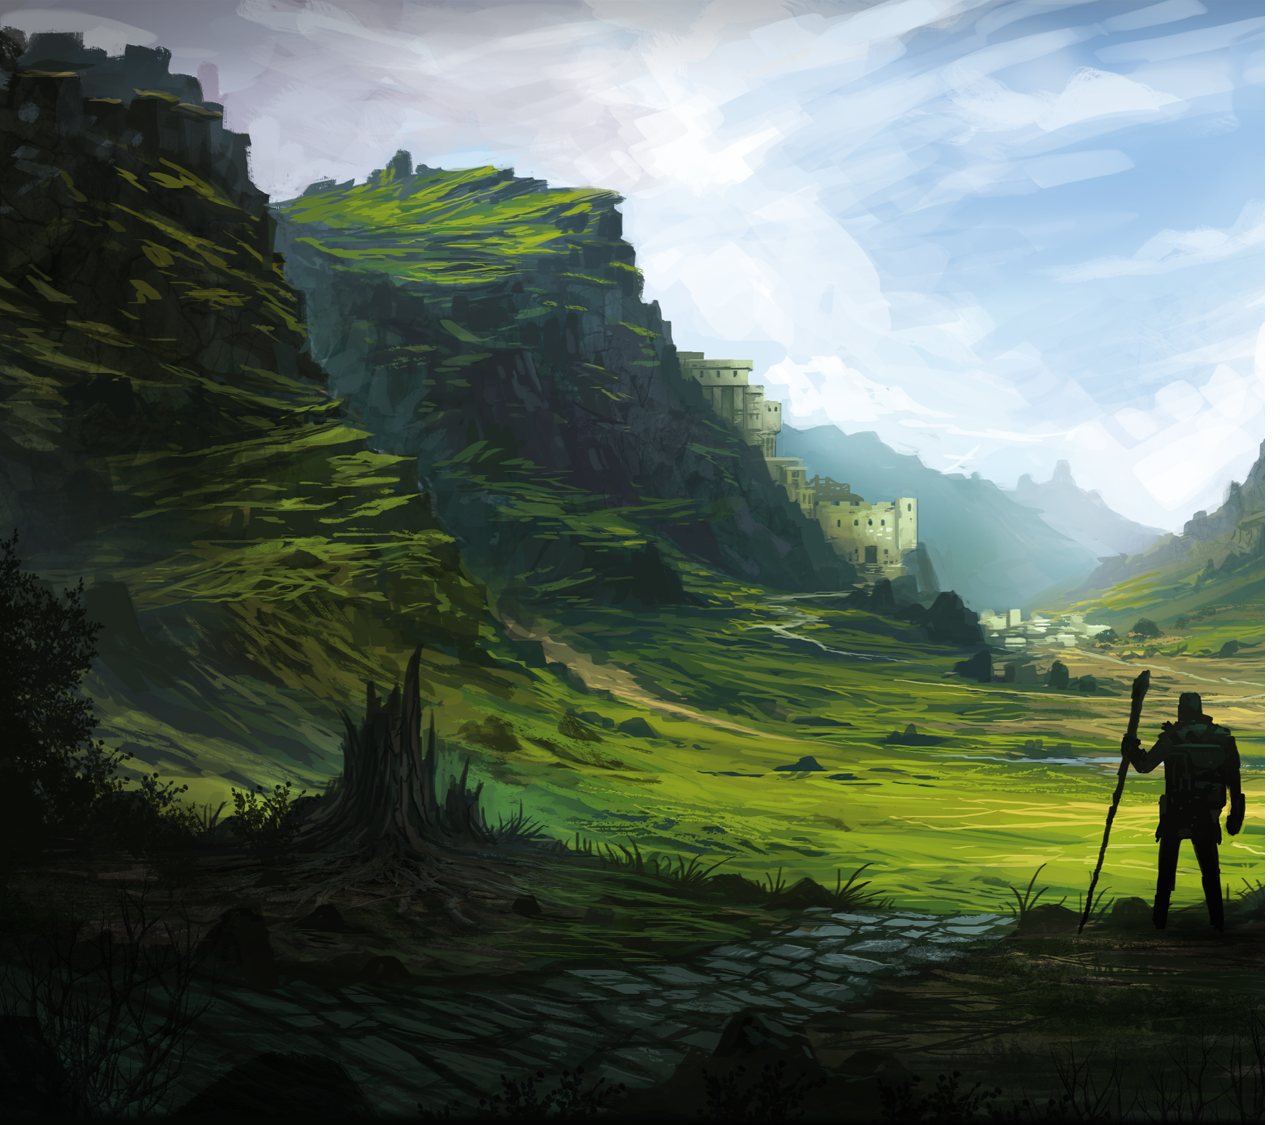
<file: Movimiento Mouse/index.html>
<!DOCTYPE html>
<html lang="en">
<head>
    <meta charset="UTF-8">
    <meta name="viewport" content="width=device-width, initial-scale=1.0">
    <meta http-equiv="X-UA-Compatible" content="ie=edge">
    <title>Document</title>
    <link href="https://maxcdn.bootstrapcdn.com/bootstrap/4.0.0/css/bootstrap.min.css" rel="stylesheet" integrity="sha384-Gn5384xqQ1aoWXA+058RXPxPg6fy4IWvTNh0E263XmFcJlSAwiGgFAW/dAiS6JXm" crossorigin="anonymous">
    <link rel="stylesheet" href="css/style.css">
</head>
<body>
    <div>
        <div id="efectoMouse" class="row">
            <figure></figure>
            <figure></figure>
            <figure></figure>
        </div>
    </div>
    <script src="js/script.js"></script>
</body>
</html>
</file>
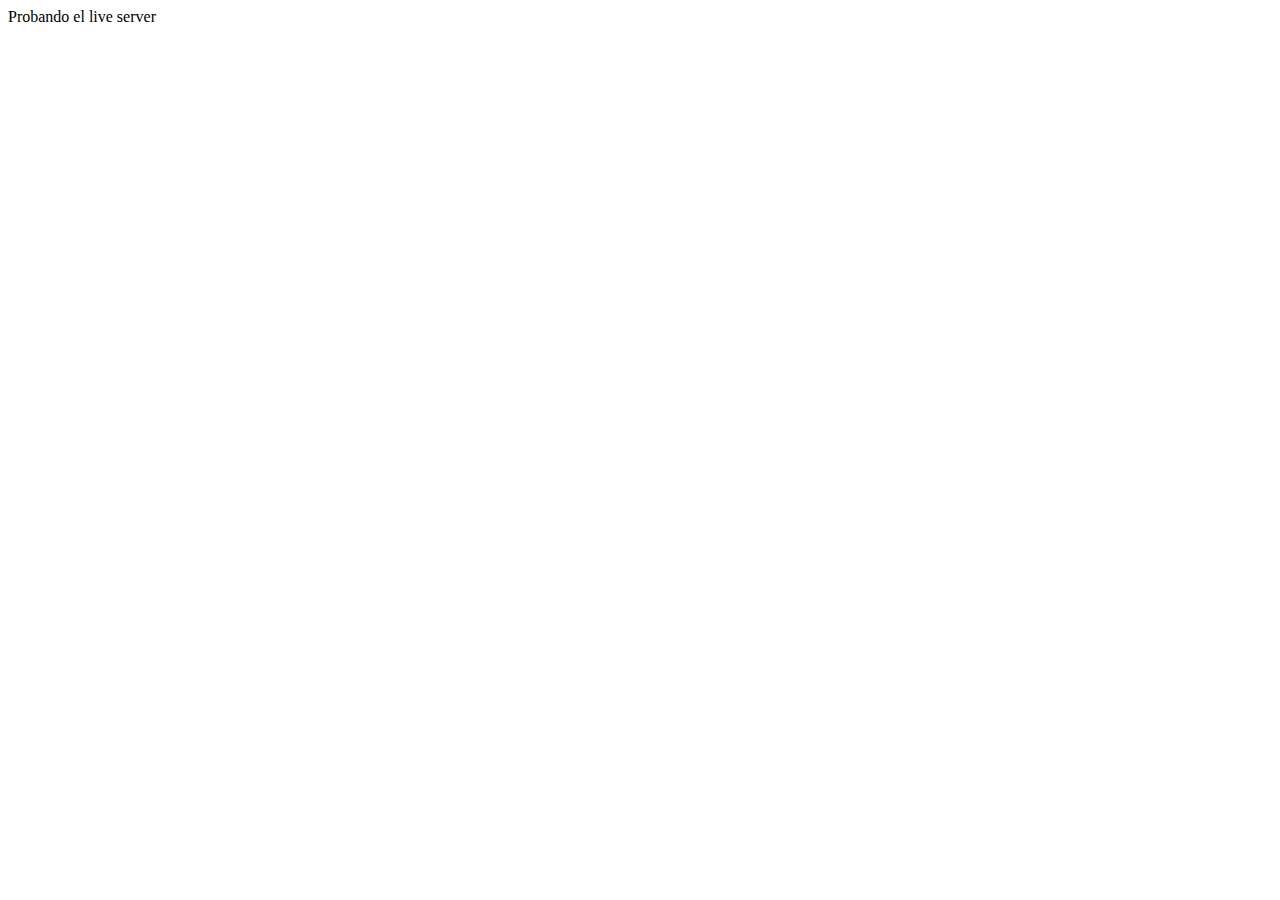
<file: FundamentosJS/fundamentos/index.html>
<!DOCTYPE html>
<html lang="en">
<head>
    <meta charset="UTF-8">
    <meta name="viewport" content="width=device-width, initial-scale=1.0">
    <meta http-equiv="X-UA-Compatible" content="ie=edge">
    <title>Document</title>
</head>
<body>
    <div>Probando el live server</div>
    <script src="./script.js"></script>
</body>
</html>
</file>
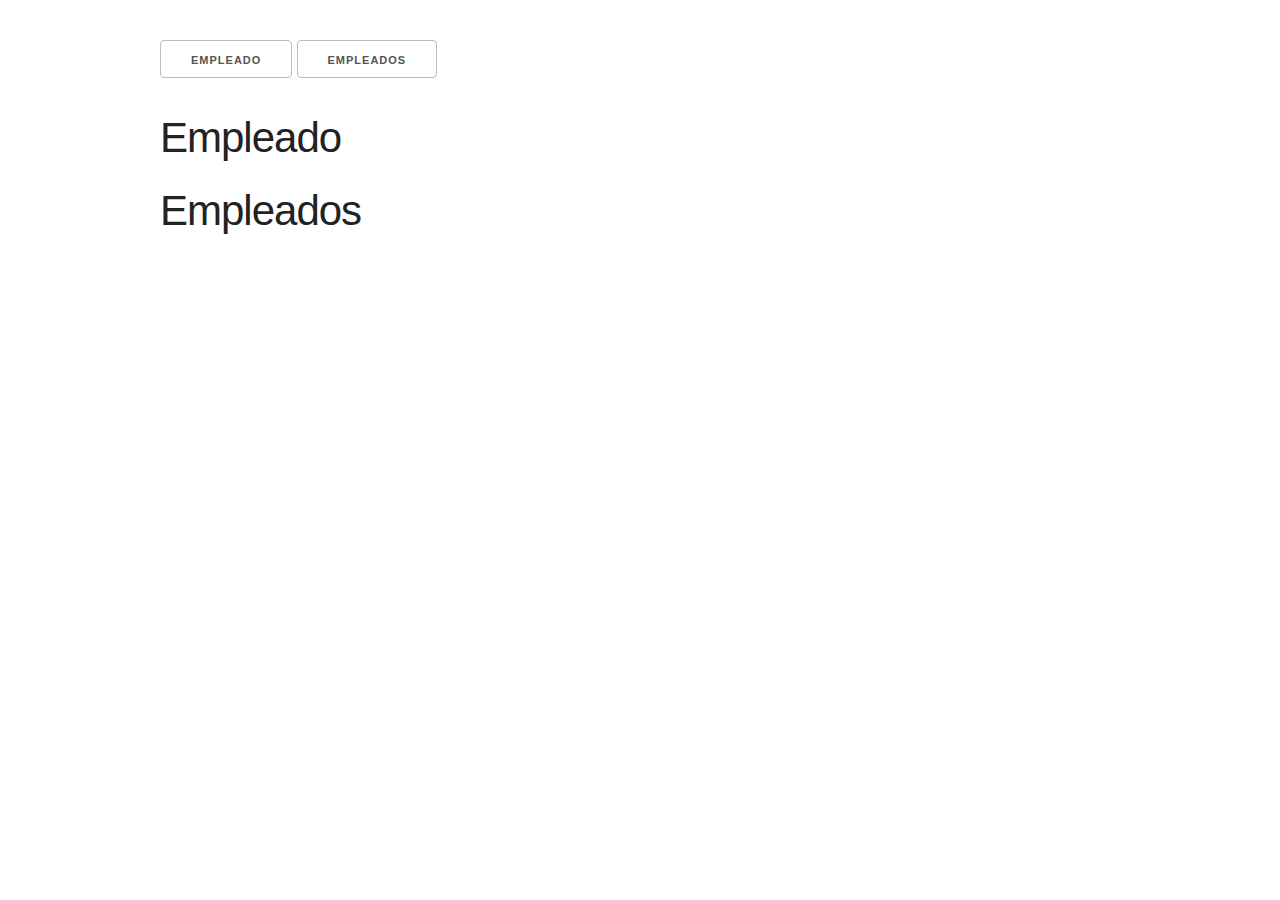
<file: FundamentosJS/fundamentos/AJAXJSON-FINALIZADO/index.html>
<!DOCTYPE html>
<html lang="en">
<head>
    <meta charset="UTF-8">
    <meta name="viewport" content="width=device-width, initial-scale=1.0">
    <meta http-equiv="X-UA-Compatible" content="ie=edge">
    <title>JavaScript Sandbox</title>
    <link rel="stylesheet" href="css/normalize.css">
    <link rel="stylesheet" href="css/skeleton.css">
</head>
<body>
    <div class="container">
        <button id="boton1">empleado</button>
        <button id="boton2">empleados</button>
        <br><br>
        <h2>Empleado</h2>
        <div id="empleado"></div>
        <h2>Empleados</h2>
        <div id="empleados"></div>

        <script src="app.js"></script>
    </div>


    <style>
        .container {
            margin-top: 40px;
        }
    </style>
</body>
</html>
</file>
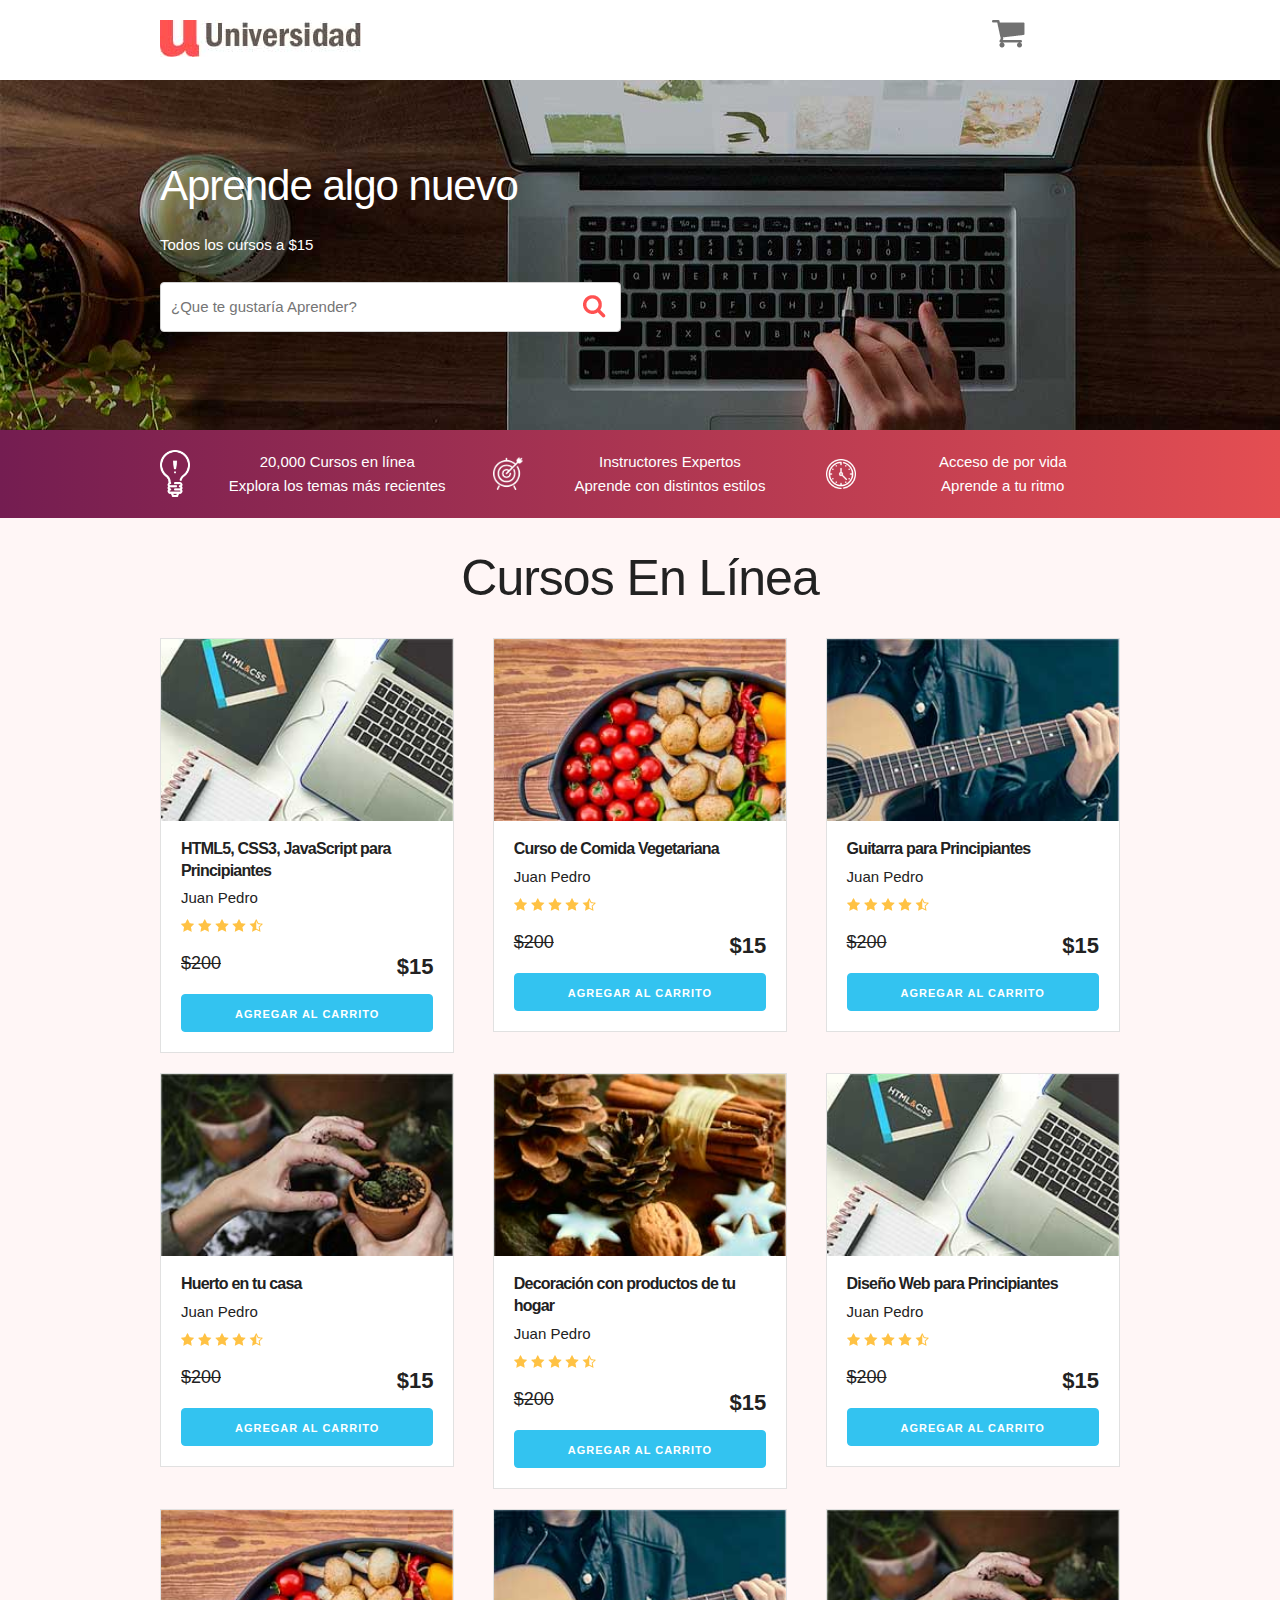
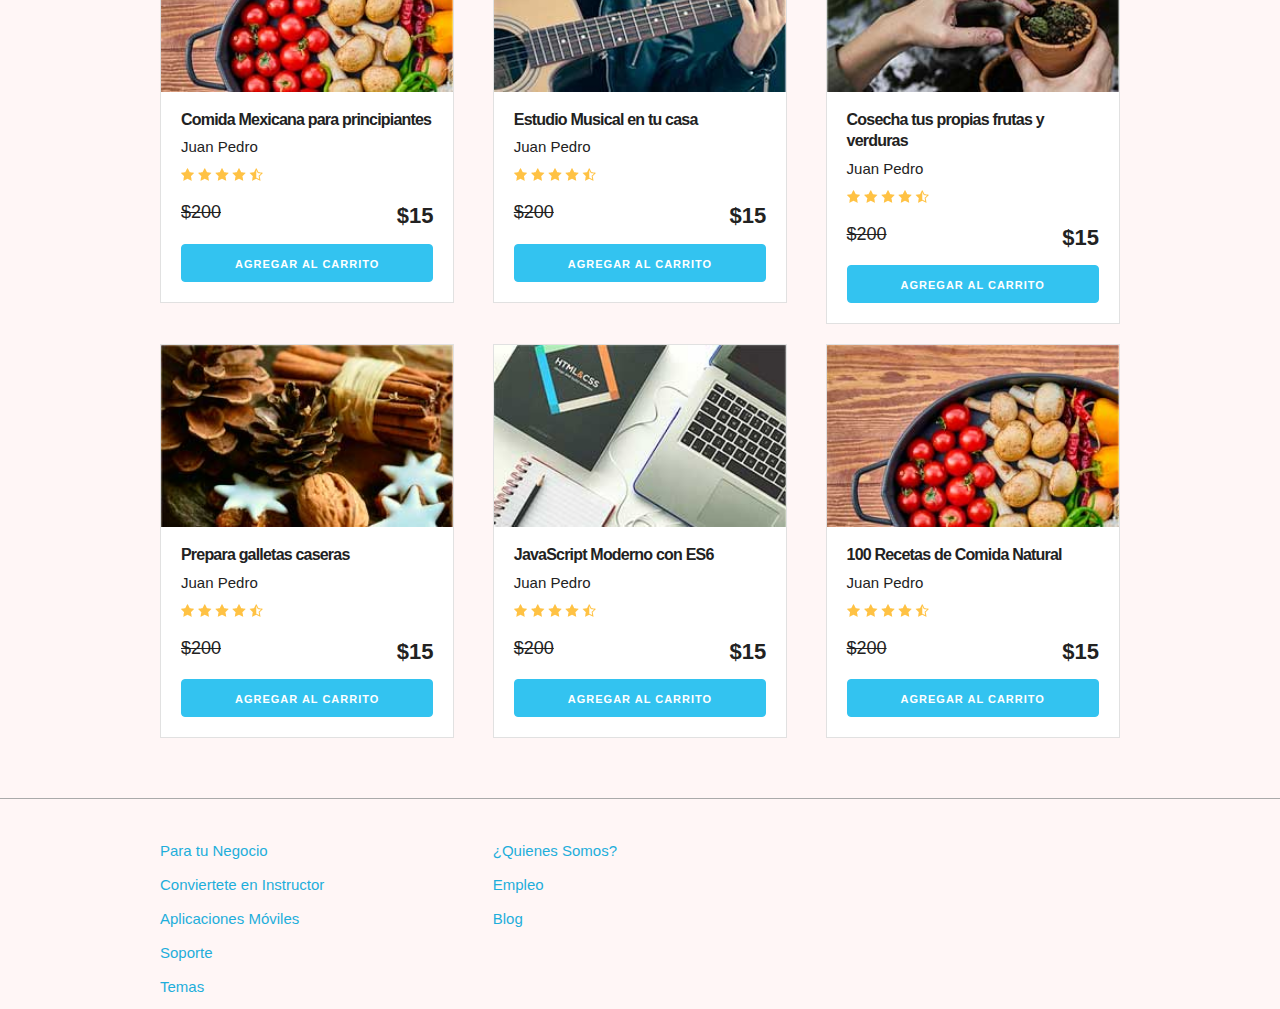
<file: FundamentosJS/fundamentos/carrito/index.html>
<!DOCTYPE html>
<html lang="en">
<head>
    <meta charset="UTF-8">
    <meta name="viewport" content="width=device-width, initial-scale=1.0">
    <meta http-equiv="X-UA-Compatible" content="ie=edge">
    <title>Carrito</title>
    <link rel="stylesheet" href="css/normalize.css">
    <link rel="stylesheet" href="css/skeleton.css">
    <link rel="stylesheet" href="css/custom.css">
</head>
<body>
<header id="header" class="header">
    <div class="container">
        <div class="row">
            <div class="four columns">
                <img src="img/logo.jpg" id="logo">
            </div>
            <div class="two columns u-pull-right">
                <ul>
                    <li class="submenu">
                            <img src="img/cart.png" id="img-carrito">
                            <div id="carrito">
                                    
                                    <table id="lista-carrito" class="u-full-width">
                                        <thead>
                                            <tr>
                                                <th>Imagen</th>
                                                <th>Nombre</th>
                                                <th>Precio</th>
                                                <th></th>
                                            </tr>
                                        </thead>
                                        <tbody></tbody>
                                    </table>

                                    <a href="#" id="vaciar-carrito" class="button u-full-width">Vaciar Carrito</a>
                            </div>
                    </li>
                </ul>
            </div>
        </div> 
    </div>
    </header>


    <div id="hero">
        <div class="container">
            <div class="row">
                    <div class="six columns">
                        <div class="contenido-hero">
                                <h2>Aprende algo nuevo</h2>
                                <p>Todos los cursos a $15</p>
                                <form action="#" id="busqueda" method="post" class="formulario">
                                    <input class="u-full-width" type="text" placeholder="¿Que te gustaría Aprender?" id="buscador">
                                    <input type="submit" id="submit-buscador" class="submit-buscador">
                                </form>
                        </div>
                    </div>
            </div> 
        </div>
    </div>

    <div class="barra">
        <div class="container">
            <div class="row">
                    <div class="four columns icono icono1">
                        <p>20,000 Cursos en línea <br>
                        Explora  los temas más recientes</p>
                    </div>
                    <div class="four columns icono icono2">
                        <p>Instructores Expertos <br>
                        Aprende con distintos estilos</p>
                    </div>
                    <div class="four columns icono icono3">
                        <p>Acceso de por vida <br>
                        Aprende a tu ritmo</p>
                    </div>
            </div>
        </div>

    </div>

    <div id="lista-cursos" class="container">
        <h1 id="encabezado" class="encabezado">Cursos En Línea</h1>
        <div class="row">
            <div class="four columns">
                <div class="card">
                    <img src="img/curso1.jpg" class="imagen-curso u-full-width">
                    <div class="info-card">
                        <h4>HTML5, CSS3, JavaScript para Principiantes</h4>
                        <p>Juan Pedro</p>
                        <img src="img/estrellas.png">
                        <p class="precio">$200  <span class="u-pull-right ">$15</span></p>
                        <a href="#" class="u-full-width button-primary button input agregar-carrito" data-id="1">Agregar Al Carrito</a>
                    </div>
                </div> <!--.card-->
            </div>
            <div class="four columns">
                    <div class="card">
                        <img src="img/curso2.jpg" class="imagen-curso u-full-width">
                        <div class="info-card">
                            <h4>Curso de Comida Vegetariana</h4>
                            <p>Juan Pedro</p>
                            <img src="img/estrellas.png">
                            <p class="precio">$200  <span class="u-pull-right ">$15</span></p>
                            <a href="#" class="u-full-width button-primary button input agregar-carrito" data-id="2">Agregar Al Carrito</a>
                        </div>
                    </div>
            </div>
            <div class="four columns">
                    <div class="card">
                        <img src="img/curso3.jpg" class="imagen-curso u-full-width">
                        <div class="info-card">
                            <h4>Guitarra para Principiantes</h4>
                            <p>Juan Pedro</p>
                            <img src="img/estrellas.png">
                            <p class="precio">$200  <span class="u-pull-right ">$15</span></p>
                            <a href="#" class="u-full-width button-primary button input agregar-carrito" data-id="3">Agregar Al Carrito</a>
                        </div>
                    </div> <!--.card-->
            </div>

        </div> <!--.row-->
        <div class="row">
            <div class="four columns">
                <div class="card">
                    <img src="img/curso4.jpg" class="imagen-curso u-full-width">
                    <div class="info-card">
                        <h4>Huerto en tu casa</h4>
                        <p>Juan Pedro</p>
                        <img src="img/estrellas.png">
                        <p class="precio">$200  <span class="u-pull-right ">$15</span></p>
                        <a href="#" class="u-full-width button-primary button input agregar-carrito" data-id="4">Agregar Al Carrito</a>
                    </div>
                </div> <!--.card-->
            </div>
            <div class="four columns">
                    <div class="card">
                        <img src="img/curso5.jpg" class="imagen-curso u-full-width">
                        <div class="info-card">
                            <h4>Decoración con productos de tu hogar</h4>
                            <p>Juan Pedro</p>
                            <img src="img/estrellas.png">
                            <p class="precio">$200  <span class="u-pull-right ">$15</span></p>
                            <a href="#" class="u-full-width button-primary button input agregar-carrito" data-id="5">Agregar Al Carrito</a>
                        </div>
                    </div> <!--.card-->
            </div>
            <div class="four columns">
                    <div class="card">
                        <img src="img/curso1.jpg" class="imagen-curso u-full-width">
                        <div class="info-card">
                            <h4>Diseño Web para Principiantes</h4>
                            <p>Juan Pedro</p>
                            <img src="img/estrellas.png">
                            <p class="precio">$200  <span class="u-pull-right ">$15</span></p>
                            <a href="#" class="u-full-width button-primary button input agregar-carrito" data-id="6">Agregar Al Carrito</a>
                        </div>
                    </div> <!--.card-->
            </div>
        </div> <!--.row-->
        <div class="row">
            <div class="four columns">
                <div class="card">
                    <img src="img/curso2.jpg" class="imagen-curso u-full-width">
                    <div class="info-card">
                        <h4>Comida Mexicana para principiantes</h4>
                        <p>Juan Pedro</p>
                        <img src="img/estrellas.png">
                        <p class="precio">$200  <span class="u-pull-right ">$15</span></p>
                        <a href="#" class="u-full-width button-primary button input agregar-carrito" data-id="7">Agregar Al Carrito</a>
                    </div>
                </div> <!--.card-->
            </div>
            <div class="four columns">
                    <div class="card">
                        <img src="img/curso3.jpg" class="imagen-curso u-full-width">
                        <div class="info-card">
                            <h4>Estudio Musical en tu casa</h4>
                            <p>Juan Pedro</p>
                            <img src="img/estrellas.png">
                            <p class="precio">$200  <span class="u-pull-right ">$15</span></p>
                            <a href="#" class="u-full-width button-primary button input agregar-carrito" data-id="8">Agregar Al Carrito</a>
                        </div>
                    </div> <!--.card-->
            </div>
            <div class="four columns">
                    <div class="card">
                        <img src="img/curso4.jpg" class="imagen-curso u-full-width">
                        <div class="info-card">
                            <h4>Cosecha tus propias frutas y verduras</h4>
                            <p>Juan Pedro</p>
                            <img src="img/estrellas.png">
                            <p class="precio">$200  <span class="u-pull-right ">$15</span></p>
                            <a href="#" class="u-full-width button-primary button input agregar-carrito" data-id="9">Agregar Al Carrito</a>
                        </div>
                    </div> <!--.card-->
            </div>
        </div> <!--.row-->
        <div class="row">
                <div class="four columns">
                    <div class="card">
                        <img src="img/curso5.jpg" class="imagen-curso u-full-width">
                        <div class="info-card">
                            <h4>Prepara galletas caseras</h4>
                            <p>Juan Pedro</p>
                            <img src="img/estrellas.png">
                            <p class="precio">$200  <span class="u-pull-right ">$15</span></p>
                            <a href="#" class="u-full-width button-primary button input agregar-carrito" data-id="10">Agregar Al Carrito</a>
                        </div>
                    </div> <!--.card-->
                </div>
                <div class="four columns">
                        <div class="card">
                            <img src="img/curso1.jpg" class="imagen-curso u-full-width">
                            <div class="info-card">
                                <h4>JavaScript Moderno con ES6</h4>
                                <p>Juan Pedro</p>
                                <img src="img/estrellas.png">
                                <p class="precio">$200  <span class="u-pull-right ">$15</span></p>
                                <a href="#" class="u-full-width button-primary button input agregar-carrito" data-id="11">Agregar Al Carrito</a>
                            </div>
                        </div> <!--.card-->
                </div>
                <div class="four columns">
                        <div class="card">
                            <img src="img/curso2.jpg" class="imagen-curso u-full-width">
                            <div class="info-card">
                                <h4>100 Recetas de Comida Natural</h4>
                                <p>Juan Pedro</p>
                                <img src="img/estrellas.png">
                                <p class="precio">$200  <span class="u-pull-right ">$15</span></p>
                                <a href="#" class="u-full-width button-primary button input agregar-carrito" data-id="12">Agregar Al Carrito</a>
                            </div>
                        </div> <!--.card-->
                </div>
            </div> <!--.row-->
    </div>  

    <footer id="footer" class="footer">
        <div class="container">
            <div class="row">
                    <div class="four columns">
                            <nav id="principal" class="menu">
                                <a class="enlace" href="#">Para tu Negocio</a>
                                <a class="enlace" href="#">Conviertete en Instructor</a>
                                <a class="enlace" href="#">Aplicaciones Móviles</a>
                                <a class="enlace" href="#">Soporte</a>
                                <a class="enlace" href="#">Temas</a>
                            </nav>
                    </div>
                    <div class="four columns">
                            <nav id="secundaria" class="menu">
                                <a class="enlace" href="#">¿Quienes Somos?</a>
                                <a class="enlace" href="#">Empleo</a>
                                <a class="enlace" href="#">Blog</a>
                            </nav>
                    </div>
            </div>
        </div>
    </footer>

    <script src="js/app.js"></script>

</body>
</html>
</file>
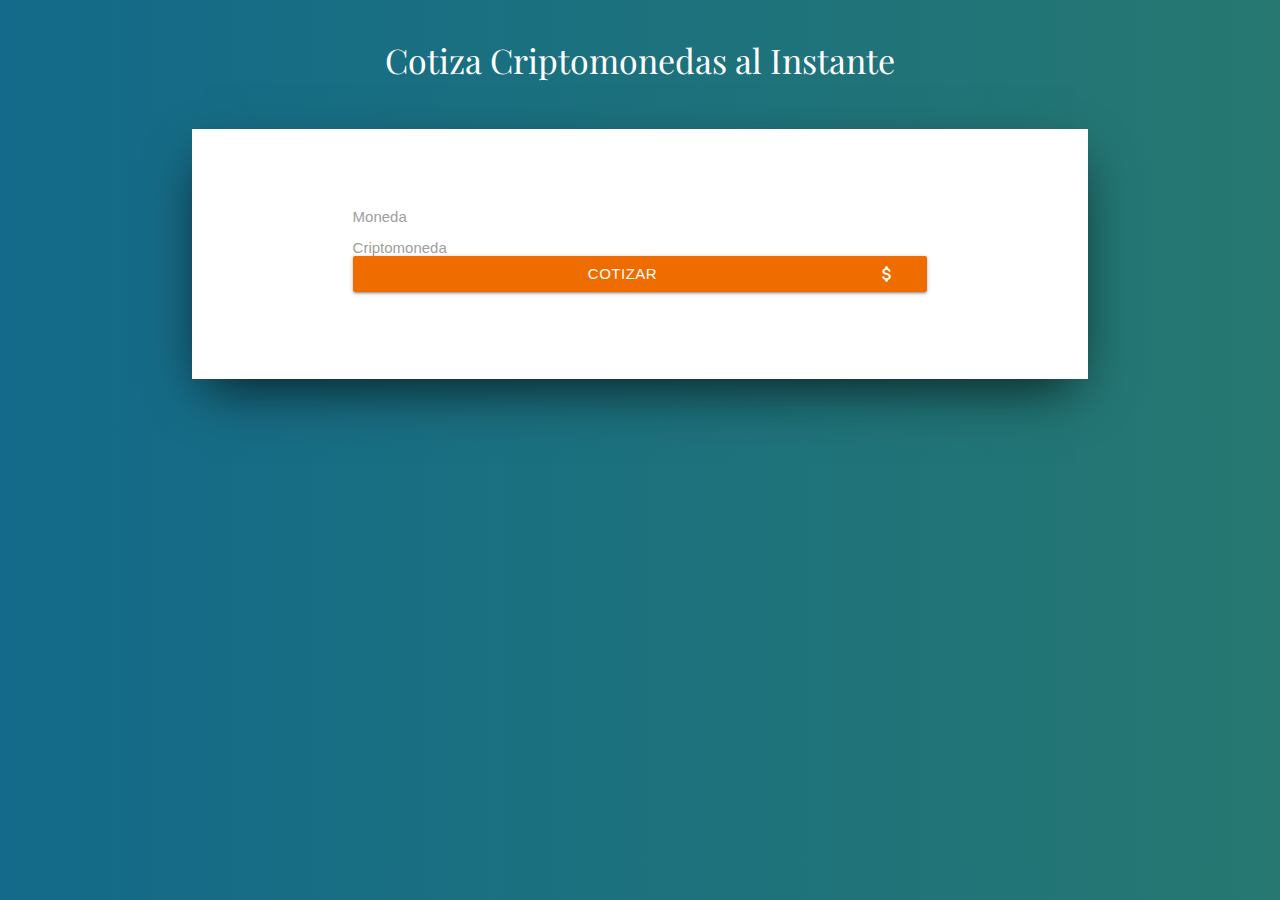
<file: FundamentosJS/fundamentos/criptomonedas/index.html>
<!DOCTYPE html>
<html lang="en">
<head>
    <meta charset="UTF-8">
    <meta name="viewport" content="width=device-width, initial-scale=1.0">
    <meta http-equiv="X-UA-Compatible" content="ie=edge">
    <title>Document</title>
    <link href="https://fonts.googleapis.com/icon?family=Material+Icons" rel="stylesheet">
    <link rel="stylesheet" href="css/materialize.min.css">
    <link href="https://fonts.googleapis.com/css?family=Playfair+Display" rel="stylesheet">
</head>
<body>
    <div>
        <h1 class="center">Cotiza Criptomonedas al Instante</h1>
    </div>
    <div class="container contenido-principal">
        <!-- Page Content goes here -->
        <div class="row">
            <form class="col s8 offset-s2" id="formulario">
                <div class="row">
                    <div class="formulario-cotizar">
                        <div class="input-field col s12">
                                <select id="moneda">
                                    <option value="" disabled selected>Elige tu Moneda </option>
                                    <option value="USD">Dolar Estadounidense</option>
                                    <option value="MXN">Peso Mexicano</option>
                                    <option value="GBP">Libras</option>
                                    <option value="EUR">Euros</option>
                                </select>
                                <label>Moneda</label>
                        </div>    
                        <div class="input-field col s12">
                            <select id="criptomoneda">
                                <option value="" disabled selected>Elige Criptomoneda</option>
                            </select>
                            <label>Criptomoneda</label>
                        </div>
                        <div class="input-field col s12">
                            <button class="btn waves-effect waves-light orange darken-3" type="submit" name="action">Cotizar
                                <i class="material-icons right">attach_money</i>
                            </button>
                        </div>
                        <div class="mensajes col s12"></div>
                        <div class="spinner"></div>
                        <div id="resultado" class="col s12"></div>
                    </div><!--.formulario-cotizar-->
                  
                </div>
            </form>
        </div>

      <!--Import jQuery before materialize.js-->
      <script type="text/javascript" src="https://code.jquery.com/jquery-3.2.1.min.js"></script>
      <script type="text/javascript" src="js/materialize.min.js"></script>


    <script src="js/cotizador.js"></script>
    <script src="js/interfaz.js"></script>
    <script src="js/app.js"></script>

    <script>
            (function() {
                $(document).ready(function(){
                    setTimeout(() => {
                        $('select').select();
                    }, 2000);
                    
                });
            })(jQuery);
        </script>
      <style>
          
          body {
            background: #136a8a; /* fallback for old browsers */
  background: -webkit-linear-gradient(to right, #136a8a, #267871); /* Chrome 10-25, Safari 5.1-6 */
  background: linear-gradient(to right, #136a8a, #267871); /* W3C, IE 10+/ Edge, Firefox 16+, Chrome 26+, Opera 12+, Safari 7+ */
          }
          h1 {
              font-size: 34px;
              color: white;
              font-family: 'Playfair Display', serif;
          }
          form {
              margin: 50px auto;
          }
          .contenido-principal {
              margin: 50px auto;
              background-color: white;
              -webkit-box-shadow: -1px 20px 52px -13px rgba(0,0,0,0.75);
            -moz-box-shadow: -1px 20px 52px -13px rgba(0,0,0,0.75);
            box-shadow: -1px 20px 52px -13px rgba(0,0,0,0.75);
          }
          .mensajes {
              color: white;
          }
          #resultado {
                text-align: center;
          }
          .btn {
              width: 100%;
          }
          .spinner  {
              text-align: center;
          }
      </style>
</body>
</html>
</file>
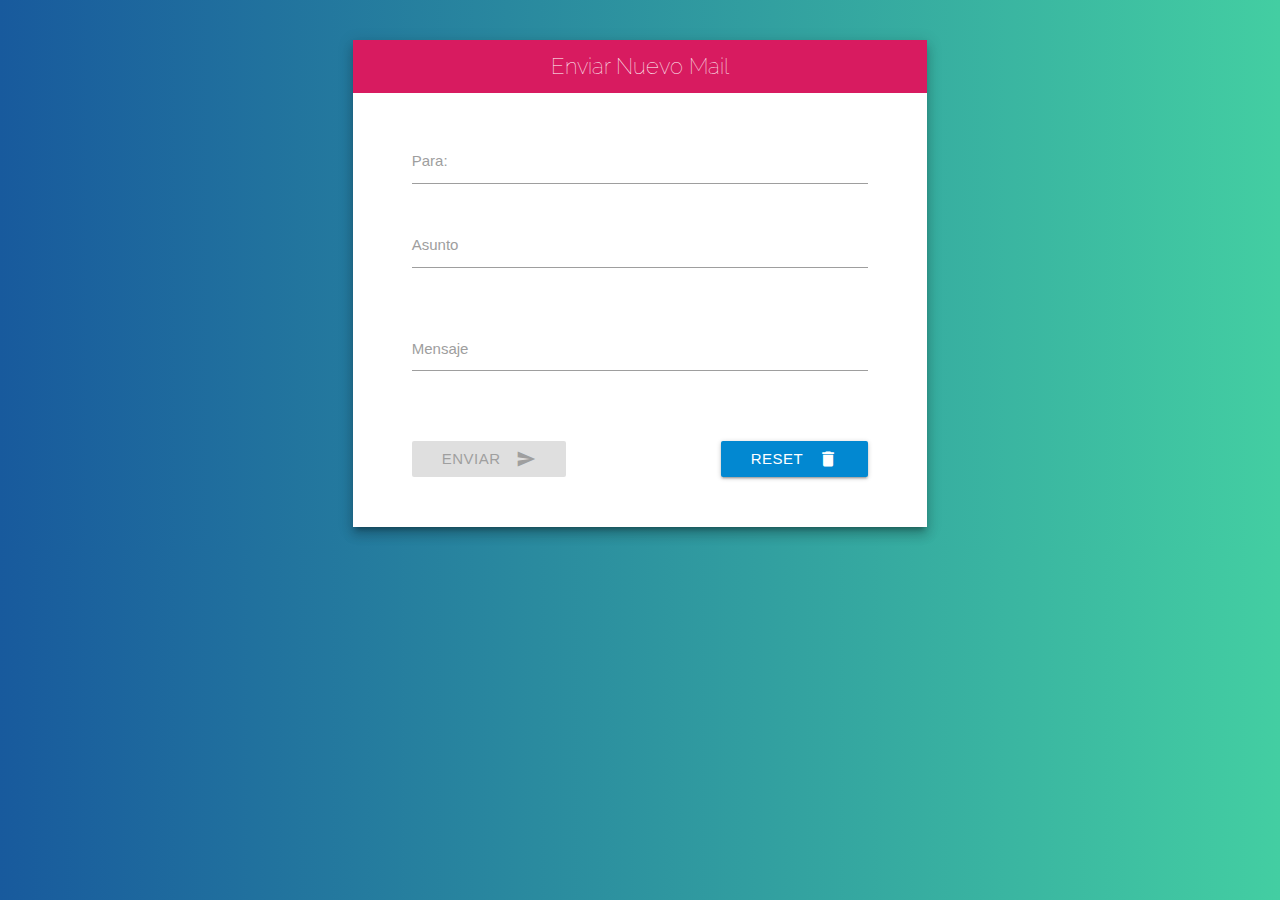
<file: FundamentosJS/fundamentos/email/index.html>
<!DOCTYPE html>
<html>
  <head>
    <link href="https://fonts.googleapis.com/icon?family=Material+Icons" rel="stylesheet">
    <link href="https://fonts.googleapis.com/css?family=Raleway:100,300" rel="stylesheet">
    <link type="text/css" rel="stylesheet" href="css/materialize.min.css"  media="screen,projection"/>
    <link rel="stylesheet" href="css/custom.css">
    <meta name="viewport" content="width=device-width, initial-scale=1.0"/>
    <title>Enviar mail</title>
  </head>
  <body>

    <div class="container">
        <div class="row">
            <div class="col s8 offset-s2">
                <div id="contenido" class="m2">
                    
                    <header id="header" class=" pink darken-1">
                        Enviar Nuevo Mail
                    </header>
                    <form id="enviar-mail" action="#" class="col s10 offset-s1">
                        <div class="row">
                                <div class="input-field col s12">
                                    <input id="email" type="email">
                                    <label for="email">Para:</label>
                                </div>
                                <div class="input-field col s12">
                                        <input id="asunto" type="text">
                                        <label for="asunto">Asunto</label>
                                </div>
                        </div>

                            <div class="row">
                                <div class="input-field col s12">
                                <textarea id="mensaje" class="materialize-textarea"></textarea>
                                <label for="mensaje">Mensaje</label>
                                </div>
                            </div>
                            <div class="row" id="loaders">
    
                                <img id="spinner" src="img/spinner.gif" width="150">
                            </div>
                            <div class="row">
                                    <div class="col s6">
                                        <button id="enviar" class="btn waves-effect waves-light  pink darken-2" type="submit" name="action">Enviar
                                                <i class="material-icons right">send</i>
                                        </button>
                                    </div>
                                    <div class="col s6">
                                        <button id="resetBtn" class="btn waves-effect waves-light light-blue darken-2" type="submit">Reset
                                                <i class="material-icons right">delete</i>
                                        </button>
                                    </div>
                            </div>
                    </form> 
                    
                </div> <!--.contenido-->
            </div>
        </div>
    </div>
    <script type="text/javascript" src="https://code.jquery.com/jquery-3.2.1.min.js"></script>
    <script type="text/javascript" src="js/materialize.min.js"></script>
    <script src="js/app.js"></script>
  </body>
</html>
</file>
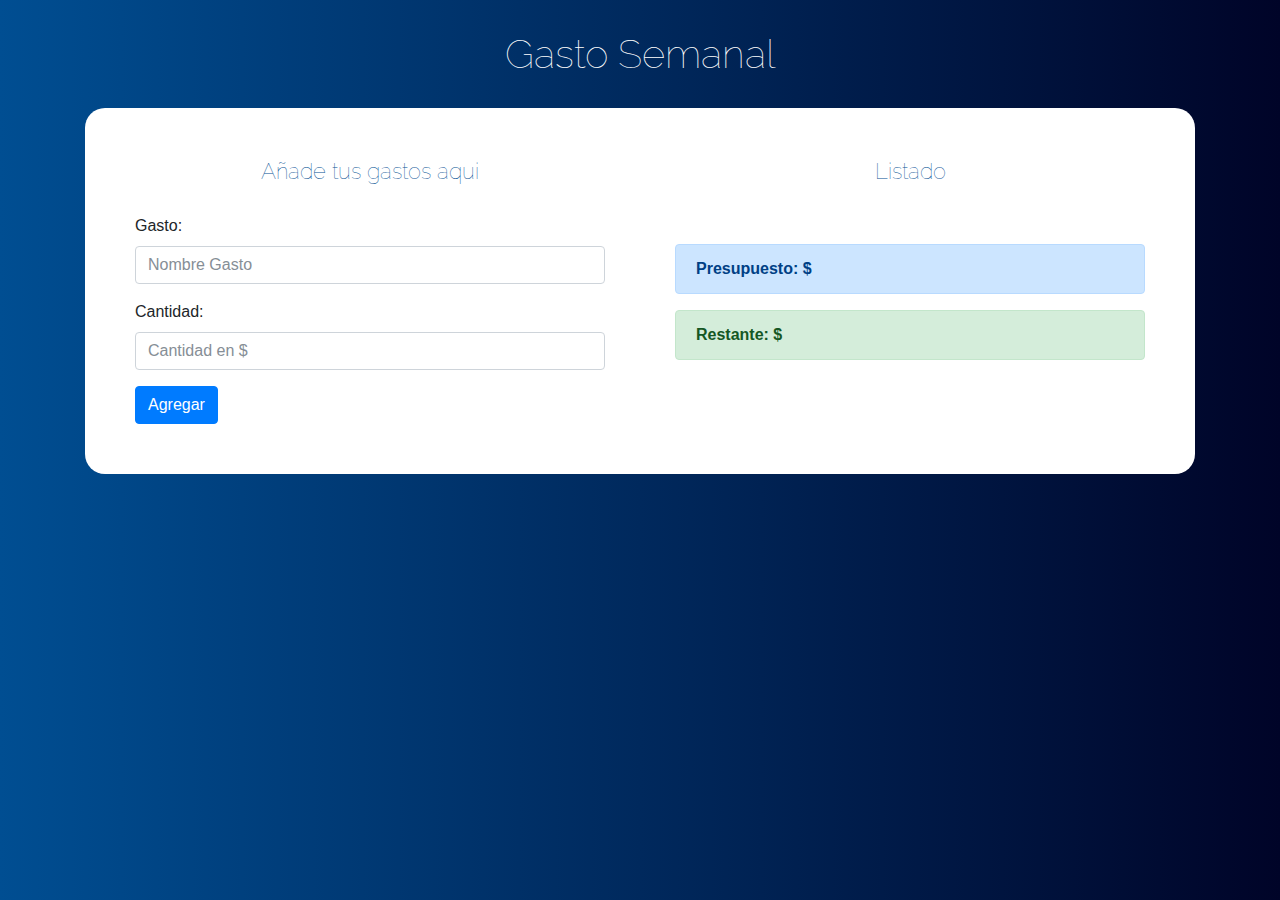
<file: FundamentosJS/fundamentos/gastoSemanal/index.html>
<!doctype html>
<html lang="en">
  <head>
    <!-- Required meta tags -->
    <meta charset="utf-8">
    <meta name="viewport" content="width=device-width, initial-scale=1, shrink-to-fit=no">
    <link rel="stylesheet" href="css/bootstrap.min.css" integrity="sha384-Zug+QiDoJOrZ5t4lssLdxGhVrurbmBWopoEl+M6BdEfwnCJZtKxi1KgxUyJq13dy" crossorigin="anonymous">
    <link href="https://fonts.googleapis.com/css?family=Raleway:100,400" rel="stylesheet">
    <link rel="stylesheet" href="css/custom.css">

    <title>Gasto Semanal</title>
  </head>
  <body>
    <div class="container">
        <header>
                <h1 class="text-center">Gasto Semanal</h1>
        </header>
        <section class="contenido-principal">
            <div class="row">
                <div class="col ">
                    <div class="contenido primario">
                        <h2 class="text-center">Añade tus gastos aqui</h2>
                            <form id="agregar-gasto" action="#">
                                <div class="form-group">
                                    <label for="gasto">Gasto:</label>
                                    <input type="text" class="form-control" id="gasto" placeholder="Nombre Gasto">
                                </div>
                                <div class="form-group">
                                    <label for="cantidad">Cantidad:</label>
                                    <input type="text" class="form-control" id="cantidad" placeholder="Cantidad en $">
                                </div>
                                
                                <button type="submit" class="btn btn-primary">Agregar</button>
                            </form>
                        
                    </div> <!--.contenido-->
                </div> <!--.col-->

                <div class="col">
                    <div class="contenido secundario">
                        
                        <h2 class="text-center">Listado</h2>

                        <div id="gastos">
                            <ul class="list-group"></ul>
                        </div>
                        <div id="presupuesto" class="presupuesto">
                            <div class="alert alert-primary">
                                <p>Presupuesto: $ <span id="total"></span> </p>
                            </div>
                            <div class="restante alert alert-success">
                                <p>Restante: $ <span id="restante"></span></p>
                            </div>
                        </div> <!--.presupuesto-->
                    </div> <!--.contenido-->
                </div><!--.col-->
            </div> <!--.row-->
        </section>
    </div>

    <!-- Optional JavaScript -->
    <!-- jQuery first, then Popper.js, then Bootstrap JS -->
    <script src="https://code.jquery.com/jquery-3.2.1.slim.min.js" integrity="sha384-KJ3o2DKtIkvYIK3UENzmM7KCkRr/rE9/Qpg6aAZGJwFDMVNA/GpGFF93hXpG5KkN" crossorigin="anonymous"></script>
    <script src="https://cdnjs.cloudflare.com/ajax/libs/popper.js/1.12.9/umd/popper.min.js" integrity="sha384-ApNbgh9B+Y1QKtv3Rn7W3mgPxhU9K/ScQsAP7hUibX39j7fakFPskvXusvfa0b4Q" crossorigin="anonymous"></script>
    <script src="js/bootstrap.min.js" integrity="sha384-a5N7Y/aK3qNeh15eJKGWxsqtnX/wWdSZSKp+81YjTmS15nvnvxKHuzaWwXHDli+4" crossorigin="anonymous"></script>

    <script src="js/app.js"></script>
  </body>
</html>
</file>
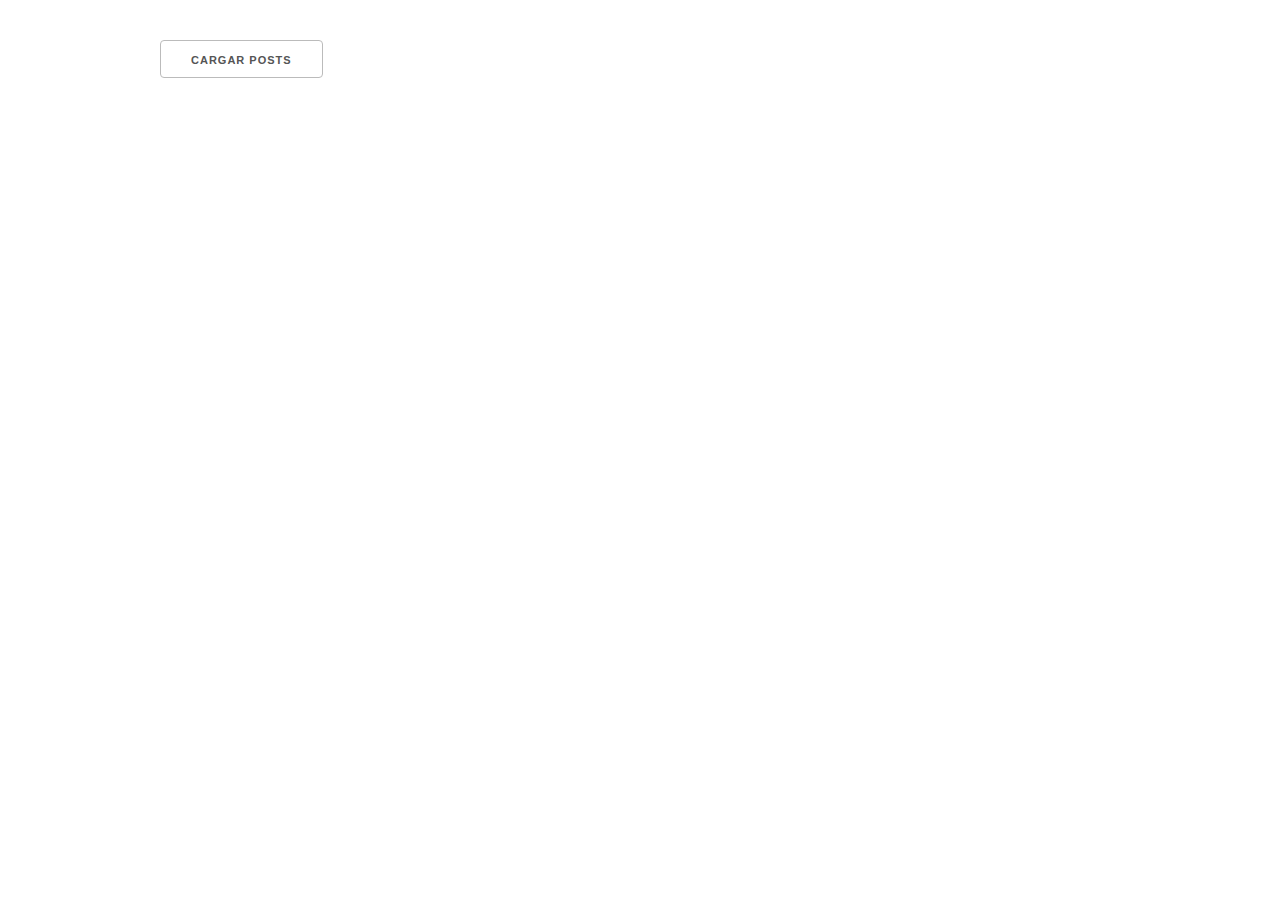
<file: FundamentosJS/fundamentos/JSONAPI-FINALIZADO/index.html>
<!DOCTYPE html>
<html lang="en">
<head>
    <meta charset="UTF-8">
    <meta name="viewport" content="width=device-width, initial-scale=1.0">
    <meta http-equiv="X-UA-Compatible" content="ie=edge">
    <title>JavaScript Sandbox</title>
    <link rel="stylesheet" href="css/normalize.css">
    <link rel="stylesheet" href="css/skeleton.css">
</head>
<body>
    <div class="container">
        <a href="#" class="button" id="cargar">Cargar Posts</a>
        <div id="listado"></div>
        <script src="app.js"></script>
    </div>


    <style>
        .container {
            margin-top: 40px;
        }
    </style>
</body>
</html>
</file>
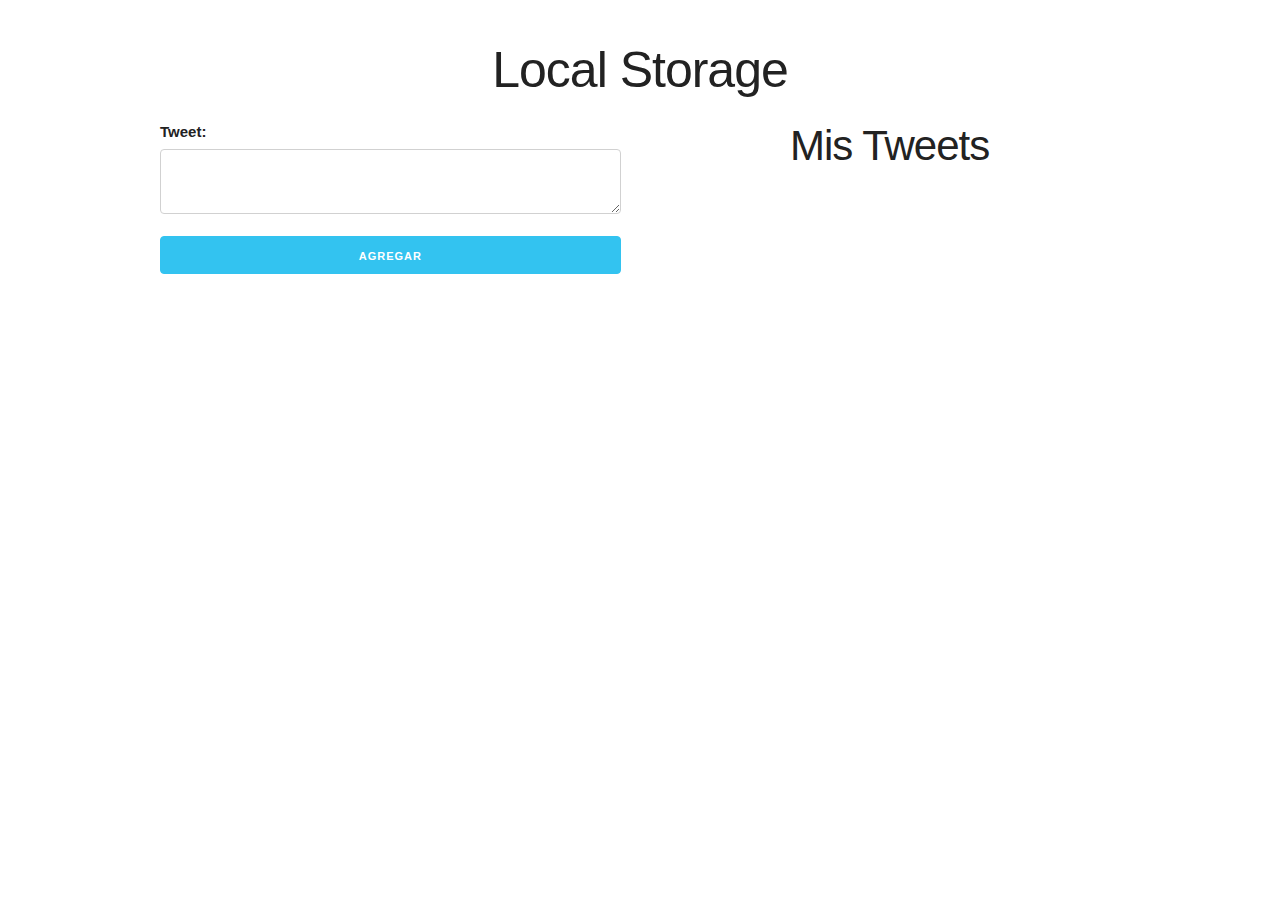
<file: FundamentosJS/fundamentos/LocalStorage/index.html>
<!DOCTYPE html>
<html lang="en">
<head>
    <meta charset="UTF-8">
    <meta name="viewport" content="width=device-width, initial-scale=1.0">
    <meta http-equiv="X-UA-Compatible" content="ie=edge">
    <title>Document</title>
    <link rel="stylesheet" href="assets/css/normalize.css">
    <link rel="stylesheet" href="assets/css/skeleton.css">
    <link rel="stylesheet" href="assets/css/custom.css">
</head>
<body>

    <div id="contenido">
        <div class="container">

            <h1>Local Storage</h1>
            <div class="row">
                <div class="six columns">
                    <label for="tweet">Tweet:</label>
                    <form action="#" id="formulario">
                            <label for="tweet"></label>
                            <textarea id="tweet" class="u-full-width"></textarea>
                            <button class="button u-full-width button-primary">Agregar</button>
                    </form>
                </div>
                <div class="six columns">
                    <h2>Mis Tweets</h2>
                    <div id="lista-tweets"></div>
                </div>
            </div>

        </div>
    </div> <!--#contenido-->

    <script src="assets/js/app.js"></script>
</body>
</html>
</file>
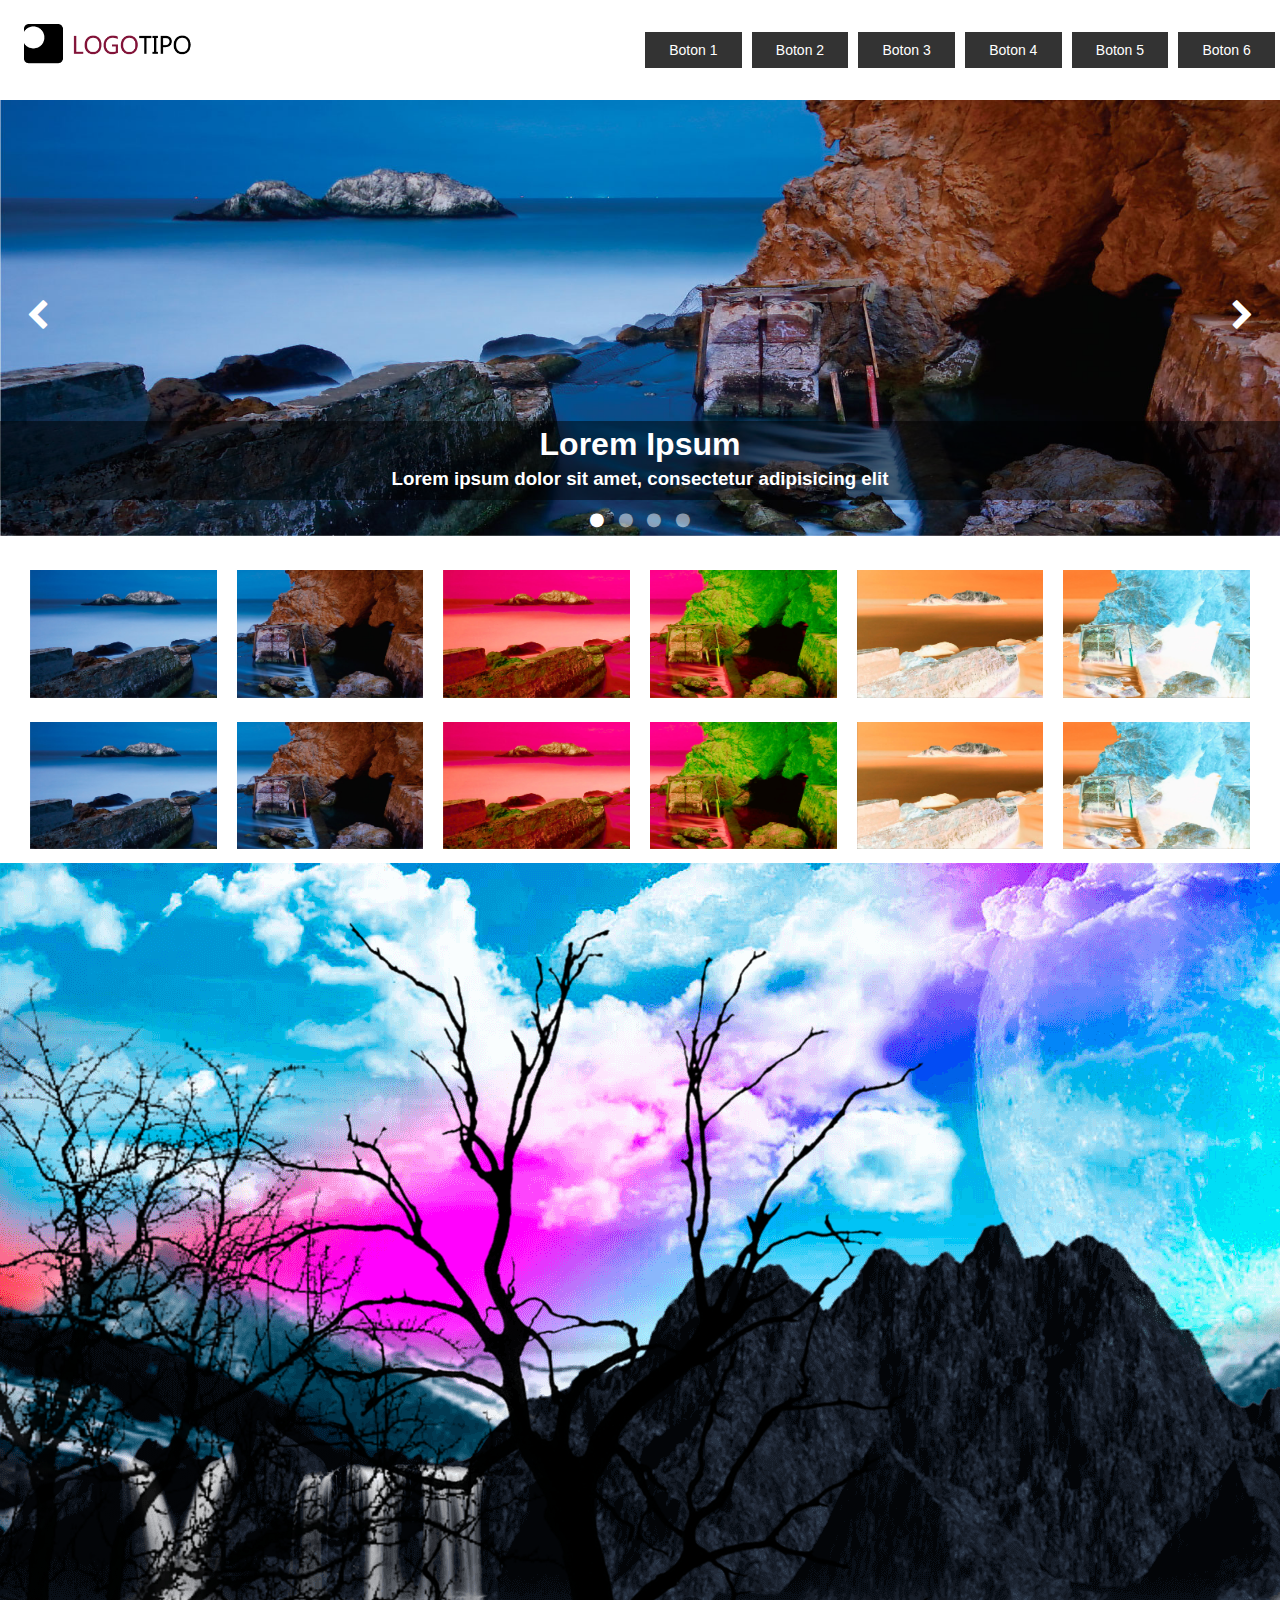
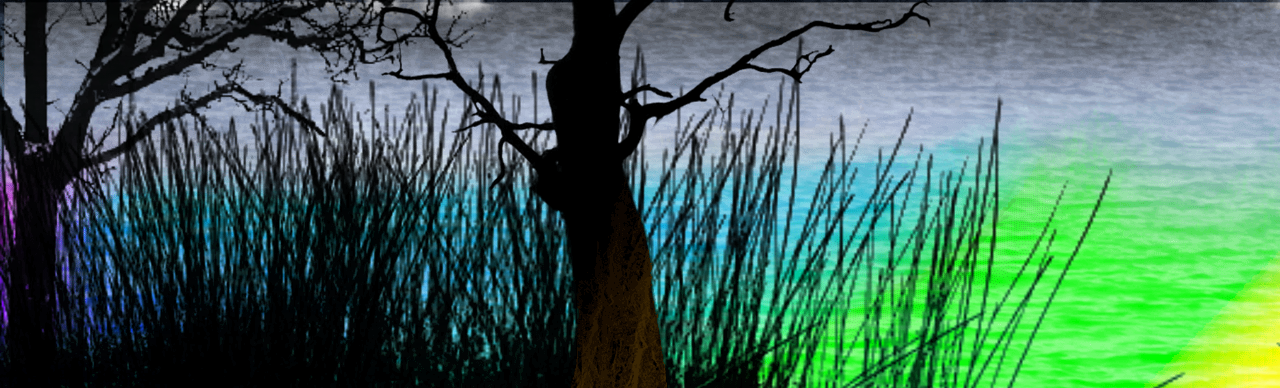
<file: Movimiento Mouse/img/06.mouse/index.html>
<!DOCTYPE html>
<html lang="en">
<head>

	<meta charset="UTF-8">

	<meta name="viewport" content="width=device-width, initial-scale=1">

	<title>Recursos Javascript</title>

	<link rel="icon" href="img/icono.jpg">

	<link rel="stylesheet" href="css/estilo.css">
	<link rel="stylesheet" href="css/font-awesome.min.css">

</head>

<body>

<div class="content-fluid">
	
	<!--=====================================
	CABEZOTE   
	======================================-->

	<header class="row">
		
		<figure id="logotipo" class="col-lg-2 col-md-3 col-sm-3 col-xs-12">
			
			<img src="img/logotipo.png" alt="Logo">

		</figure>

		<div class="col-lg-4 col-md-2 col-sm-1 col-xs-0">
			
			<br>

		</div>

		<nav class="col-lg-6 col-md-7 col-sm-8 col-xs-12">
			
			<ul>
				<li class="col-lg-2 col-md-2 col-sm-2 col-xs-12"><a href="#">Boton 1</a></li>
				<li class="col-lg-2 col-md-2 col-sm-2 col-xs-12"><a href="#">Boton 2</a></li>
				<li class="col-lg-2 col-md-2 col-sm-2 col-xs-12"><a href="#">Boton 3</a></li>
				<li class="col-lg-2 col-md-2 col-sm-2 col-xs-12"><a href="#">Boton 4</a></li>
				<li class="col-lg-2 col-md-2 col-sm-2 col-xs-12"><a href="#">Boton 5</a></li>
				<li class="col-lg-2 col-md-2 col-sm-2 col-xs-12"><a href="#">Boton 6</a></li>

			</ul>

		</nav>

	</header>

	<!--=====================================
	SLIDESHOW  
	======================================-->

	<div id="slide" class="row">
		
		<ul>
			
			<li>				
				<img src="img/slide/slide01.jpg">
				<div class="textoSlide">
					<h1>Lorem Ipsum</h1>
					<h3>Lorem ipsum dolor sit amet, consectetur adipisicing elit</h3>
				</div>
			</li>

			<li>				
				<img src="img/slide/slide02.jpg">
				<div class="textoSlide">
					<h1>Lorem Ipsum</h1>
					<h3>Lorem ipsum dolor sit amet, consectetur adipisicing elit</h3>
				</div>
			</li>

			<li>				
				<img src="img/slide/slide03.jpg">
				<div class="textoSlide">
					<h1>Lorem Ipsum</h1>
					<h3>Lorem ipsum dolor sit amet, consectetur adipisicing elit</h3>
				</div>
			</li>

			<li>				
				<img src="img/slide/slide04.jpg">
				<div class="textoSlide">
					<h1>Lorem Ipsum</h1>
					<h3>Lorem ipsum dolor sit amet, consectetur adipisicing elit</h3>
				</div>
			</li>

		</ul>

		<ol id="paginacion">
			
			<li item="1"><span class="fa fa-circle"></span></li>
			<li item="2"><span class="fa fa-circle"></span></li>
			<li item="3"><span class="fa fa-circle"></span></li>
			<li item="4"><span class="fa fa-circle"></span></li>

		</ol>

		<div class="flechas" id="retroceder"><span class="fa fa-chevron-left"></span></div>
		<div class="flechas" id="avanzar"><span class="fa fa-chevron-right"></span></div>

	</div>

	<!--=====================================
	GALERIA 
	======================================-->

	<div id="galeria" class="row">
		
		<ul>
			<li class="col-lg-2 col-md-3 col-sm-4 col-xs-12"><img src="img/galeria/01.jpg"></li>
			<li class="col-lg-2 col-md-3 col-sm-4 col-xs-12"><img src="img/galeria/02.jpg"></li>
			<li class="col-lg-2 col-md-3 col-sm-4 col-xs-12"><img src="img/galeria/03.jpg"></li>
			<li class="col-lg-2 col-md-3 col-sm-4 col-xs-12"><img src="img/galeria/04.jpg"></li>
			<li class="col-lg-2 col-md-3 col-sm-4 col-xs-12"><img src="img/galeria/05.jpg"></li>
			<li class="col-lg-2 col-md-3 col-sm-4 col-xs-12"><img src="img/galeria/06.jpg"></li>
			<li class="col-lg-2 col-md-3 col-sm-4 col-xs-12"><img src="img/galeria/01.jpg"></li>
			<li class="col-lg-2 col-md-3 col-sm-4 col-xs-12"><img src="img/galeria/02.jpg"></li>
			<li class="col-lg-2 col-md-3 col-sm-4 col-xs-12"><img src="img/galeria/03.jpg"></li>
			<li class="col-lg-2 col-md-3 col-sm-4 col-xs-12"><img src="img/galeria/04.jpg"></li>
			<li class="col-lg-2 col-md-3 col-sm-4 col-xs-12"><img src="img/galeria/05.jpg"></li>
			<li class="col-lg-2 col-md-3 col-sm-4 col-xs-12"><img src="img/galeria/06.jpg"></li>		
		</ul>

	</div>
	
	<!--=====================================
	EFECTO DE MOUSE
	======================================-->

	<div id="efectoMouse" class="row">
		
		<figure></figure>
		<figure></figure>
		<figure></figure>

	</div>

	
</div>
	
<script src="js/slide.min.js"></script>
<script src="js/galeria.min.js"></script>
<script src="js/mouse.js"></script>

</body>
</html>
</file>
<file: Movimiento Mouse/css/style.css>
* {
    padding: 0;
    margin: 0;
}

#efectoMouse {
    width: 100%;
    position: relative;
    overflow: hidden;
}

#efectoMouse figure {
    position: absolute;
    top: 0;
    left: 0;
}
</file>
<file: FundamentosJS/fundamentos/AJAXJSON-FINALIZADO/css/skeleton.css>
/*
* Skeleton V2.0.4
* Copyright 2014, Dave Gamache
* www.getskeleton.com
* Free to use under the MIT license.
* http://www.opensource.org/licenses/mit-license.php
* 12/29/2014
*/


/* Table of contents
––––––––––––––––––––––––––––––––––––––––––––––––––
- Grid
- Base Styles
- Typography
- Links
- Buttons
- Forms
- Lists
- Code
- Tables
- Spacing
- Utilities
- Clearing
- Media Queries
*/


/* Grid
–––––––––––––––––––––––––––––––––––––––––––––––––– */
.container {
  position: relative;
  width: 100%;
  max-width: 960px;
  margin: 0 auto;
  padding: 0 20px;
  box-sizing: border-box; }
.column,
.columns {
  width: 100%;
  float: left;
  box-sizing: border-box; }

/* For devices larger than 400px */
@media (min-width: 400px) {
  .container {
    width: 85%;
    padding: 0; }
}

/* For devices larger than 550px */
@media (min-width: 550px) {
  .container {
    width: 80%; }
  .column,
  .columns {
    margin-left: 4%; }
  .column:first-child,
  .columns:first-child {
    margin-left: 0; }

  .one.column,
  .one.columns                    { width: 4.66666666667%; }
  .two.columns                    { width: 13.3333333333%; }
  .three.columns                  { width: 22%;            }
  .four.columns                   { width: 30.6666666667%; }
  .five.columns                   { width: 39.3333333333%; }
  .six.columns                    { width: 48%;            }
  .seven.columns                  { width: 56.6666666667%; }
  .eight.columns                  { width: 65.3333333333%; }
  .nine.columns                   { width: 74.0%;          }
  .ten.columns                    { width: 82.6666666667%; }
  .eleven.columns                 { width: 91.3333333333%; }
  .twelve.columns                 { width: 100%; margin-left: 0; }

  .one-third.column               { width: 30.6666666667%; }
  .two-thirds.column              { width: 65.3333333333%; }

  .one-half.column                { width: 48%; }

  /* Offsets */
  .offset-by-one.column,
  .offset-by-one.columns          { margin-left: 8.66666666667%; }
  .offset-by-two.column,
  .offset-by-two.columns          { margin-left: 17.3333333333%; }
  .offset-by-three.column,
  .offset-by-three.columns        { margin-left: 26%;            }
  .offset-by-four.column,
  .offset-by-four.columns         { margin-left: 34.6666666667%; }
  .offset-by-five.column,
  .offset-by-five.columns         { margin-left: 43.3333333333%; }
  .offset-by-six.column,
  .offset-by-six.columns          { margin-left: 52%;            }
  .offset-by-seven.column,
  .offset-by-seven.columns        { margin-left: 60.6666666667%; }
  .offset-by-eight.column,
  .offset-by-eight.columns        { margin-left: 69.3333333333%; }
  .offset-by-nine.column,
  .offset-by-nine.columns         { margin-left: 78.0%;          }
  .offset-by-ten.column,
  .offset-by-ten.columns          { margin-left: 86.6666666667%; }
  .offset-by-eleven.column,
  .offset-by-eleven.columns       { margin-left: 95.3333333333%; }

  .offset-by-one-third.column,
  .offset-by-one-third.columns    { margin-left: 34.6666666667%; }
  .offset-by-two-thirds.column,
  .offset-by-two-thirds.columns   { margin-left: 69.3333333333%; }

  .offset-by-one-half.column,
  .offset-by-one-half.columns     { margin-left: 52%; }

}


/* Base Styles
–––––––––––––––––––––––––––––––––––––––––––––––––– */
/* NOTE
html is set to 62.5% so that all the REM measurements throughout Skeleton
are based on 10px sizing. So basically 1.5rem = 15px :) */
html {
  font-size: 62.5%; }
body {
  font-size: 1.5em; /* currently ems cause chrome bug misinterpreting rems on body element */
  line-height: 1.6;
  font-weight: 400;
  font-family: "Raleway", "HelveticaNeue", "Helvetica Neue", Helvetica, Arial, sans-serif;
  color: #222; }


/* Typography
–––––––––––––––––––––––––––––––––––––––––––––––––– */
h1, h2, h3, h4, h5, h6 {
  margin-top: 0;
  margin-bottom: 2rem;
  font-weight: 300; }
h1 { font-size: 4.0rem; line-height: 1.2;  letter-spacing: -.1rem;}
h2 { font-size: 3.6rem; line-height: 1.25; letter-spacing: -.1rem; }
h3 { font-size: 3.0rem; line-height: 1.3;  letter-spacing: -.1rem; }
h4 { font-size: 2.4rem; line-height: 1.35; letter-spacing: -.08rem; }
h5 { font-size: 1.8rem; line-height: 1.5;  letter-spacing: -.05rem; }
h6 { font-size: 1.5rem; line-height: 1.6;  letter-spacing: 0; }

/* Larger than phablet */
@media (min-width: 550px) {
  h1 { font-size: 5.0rem; }
  h2 { font-size: 4.2rem; }
  h3 { font-size: 3.6rem; }
  h4 { font-size: 3.0rem; }
  h5 { font-size: 2.4rem; }
  h6 { font-size: 1.5rem; }
}

p {
  margin-top: 0; }


/* Links
–––––––––––––––––––––––––––––––––––––––––––––––––– */
a {
  color: #1EAEDB; }
a:hover {
  color: #0FA0CE; }


/* Buttons
–––––––––––––––––––––––––––––––––––––––––––––––––– */
.button,
button,
input[type="submit"],
input[type="reset"],
input[type="button"] {
  display: inline-block;
  height: 38px;
  padding: 0 30px;
  color: #555;
  text-align: center;
  font-size: 11px;
  font-weight: 600;
  line-height: 38px;
  letter-spacing: .1rem;
  text-transform: uppercase;
  text-decoration: none;
  white-space: nowrap;
  background-color: transparent;
  border-radius: 4px;
  border: 1px solid #bbb;
  cursor: pointer;
  box-sizing: border-box; }
.button:hover,
button:hover,
input[type="submit"]:hover,
input[type="reset"]:hover,
input[type="button"]:hover,
.button:focus,
button:focus,
input[type="submit"]:focus,
input[type="reset"]:focus,
input[type="button"]:focus {
  color: #333;
  border-color: #888;
  outline: 0; }
.button.button-primary,
button.button-primary,
input[type="submit"].button-primary,
input[type="reset"].button-primary,
input[type="button"].button-primary {
  color: #FFF;
  background-color: #33C3F0;
  border-color: #33C3F0; }
.button.button-primary:hover,
button.button-primary:hover,
input[type="submit"].button-primary:hover,
input[type="reset"].button-primary:hover,
input[type="button"].button-primary:hover,
.button.button-primary:focus,
button.button-primary:focus,
input[type="submit"].button-primary:focus,
input[type="reset"].button-primary:focus,
input[type="button"].button-primary:focus {
  color: #FFF;
  background-color: #1EAEDB;
  border-color: #1EAEDB; }


/* Forms
–––––––––––––––––––––––––––––––––––––––––––––––––– */
input[type="email"],
input[type="number"],
input[type="search"],
input[type="text"],
input[type="tel"],
input[type="url"],
input[type="password"],
textarea,
select {
  height: 38px;
  padding: 6px 10px; /* The 6px vertically centers text on FF, ignored by Webkit */
  background-color: #fff;
  border: 1px solid #D1D1D1;
  border-radius: 4px;
  box-shadow: none;
  box-sizing: border-box; }
/* Removes awkward default styles on some inputs for iOS */
input[type="email"],
input[type="number"],
input[type="search"],
input[type="text"],
input[type="tel"],
input[type="url"],
input[type="password"],
textarea {
  -webkit-appearance: none;
     -moz-appearance: none;
          appearance: none; }
textarea {
  min-height: 65px;
  padding-top: 6px;
  padding-bottom: 6px; }
input[type="email"]:focus,
input[type="number"]:focus,
input[type="search"]:focus,
input[type="text"]:focus,
input[type="tel"]:focus,
input[type="url"]:focus,
input[type="password"]:focus,
textarea:focus,
select:focus {
  border: 1px solid #33C3F0;
  outline: 0; }
label,
legend {
  display: block;
  margin-bottom: .5rem;
  font-weight: 600; }
fieldset {
  padding: 0;
  border-width: 0; }
input[type="checkbox"],
input[type="radio"] {
  display: inline; }
label > .label-body {
  display: inline-block;
  margin-left: .5rem;
  font-weight: normal; }


/* Lists
–––––––––––––––––––––––––––––––––––––––––––––––––– */
ul {
  list-style: circle inside; }
ol {
  list-style: decimal inside; }
ol, ul {
  padding-left: 0;
  margin-top: 0; }
ul ul,
ul ol,
ol ol,
ol ul {
  margin: 1.5rem 0 1.5rem 3rem;
  font-size: 90%; }
li {
  margin-bottom: 1rem; }


/* Code
–––––––––––––––––––––––––––––––––––––––––––––––––– */
code {
  padding: .2rem .5rem;
  margin: 0 .2rem;
  font-size: 90%;
  white-space: nowrap;
  background: #F1F1F1;
  border: 1px solid #E1E1E1;
  border-radius: 4px; }
pre > code {
  display: block;
  padding: 1rem 1.5rem;
  white-space: pre; }


/* Tables
–––––––––––––––––––––––––––––––––––––––––––––––––– */
th,
td {
  padding: 12px 15px;
  text-align: left;
  border-bottom: 1px solid #E1E1E1; }
th:first-child,
td:first-child {
  padding-left: 0; }
th:last-child,
td:last-child {
  padding-right: 0; }


/* Spacing
–––––––––––––––––––––––––––––––––––––––––––––––––– */
button,
.button {
  margin-bottom: 1rem; }
input,
textarea,
select,
fieldset {
  margin-bottom: 1.5rem; }
pre,
blockquote,
dl,
figure,
table,
p,
ul,
ol,
form {
  margin-bottom: 2.5rem; }


/* Utilities
–––––––––––––––––––––––––––––––––––––––––––––––––– */
.u-full-width {
  width: 100%;
  box-sizing: border-box; }
.u-max-full-width {
  max-width: 100%;
  box-sizing: border-box; }
.u-pull-right {
  float: right; }
.u-pull-left {
  float: left; }


/* Misc
–––––––––––––––––––––––––––––––––––––––––––––––––– */
hr {
  margin-top: 3rem;
  margin-bottom: 3.5rem;
  border-width: 0;
  border-top: 1px solid #E1E1E1; }


/* Clearing
–––––––––––––––––––––––––––––––––––––––––––––––––– */

/* Self Clearing Goodness */
.container:after,
.row:after,
.u-cf {
  content: "";
  display: table;
  clear: both; }


/* Media Queries
–––––––––––––––––––––––––––––––––––––––––––––––––– */
/*
Note: The best way to structure the use of media queries is to create the queries
near the relevant code. For example, if you wanted to change the styles for buttons
on small devices, paste the mobile query code up in the buttons section and style it
there.
*/


/* Larger than mobile */
@media (min-width: 400px) {}

/* Larger than phablet (also point when grid becomes active) */
@media (min-width: 550px) {}

/* Larger than tablet */
@media (min-width: 750px) {}

/* Larger than desktop */
@media (min-width: 1000px) {}

/* Larger than Desktop HD */
@media (min-width: 1200px) {}
</file>
<file: FundamentosJS/fundamentos/carrito/css/skeleton.css>
/*
* Skeleton V2.0.4
* Copyright 2014, Dave Gamache
* www.getskeleton.com
* Free to use under the MIT license.
* http://www.opensource.org/licenses/mit-license.php
* 12/29/2014
*/


/* Table of contents
––––––––––––––––––––––––––––––––––––––––––––––––––
- Grid
- Base Styles
- Typography
- Links
- Buttons
- Forms
- Lists
- Code
- Tables
- Spacing
- Utilities
- Clearing
- Media Queries
*/


/* Grid
–––––––––––––––––––––––––––––––––––––––––––––––––– */
.container {
  position: relative;
  width: 100%;
  max-width: 960px;
  margin: 0 auto;
  padding: 0 20px;
  box-sizing: border-box; }
.column,
.columns {
  width: 100%;
  float: left;
  box-sizing: border-box; }

/* For devices larger than 400px */
@media (min-width: 400px) {
  .container {
    width: 85%;
    padding: 0; }
}

/* For devices larger than 550px */
@media (min-width: 550px) {
  .container {
    width: 80%; }
  .column,
  .columns {
    margin-left: 4%; }
  .column:first-child,
  .columns:first-child {
    margin-left: 0; }

  .one.column,
  .one.columns                    { width: 4.66666666667%; }
  .two.columns                    { width: 13.3333333333%; }
  .three.columns                  { width: 22%;            }
  .four.columns                   { width: 30.6666666667%; }
  .five.columns                   { width: 39.3333333333%; }
  .six.columns                    { width: 48%;            }
  .seven.columns                  { width: 56.6666666667%; }
  .eight.columns                  { width: 65.3333333333%; }
  .nine.columns                   { width: 74.0%;          }
  .ten.columns                    { width: 82.6666666667%; }
  .eleven.columns                 { width: 91.3333333333%; }
  .twelve.columns                 { width: 100%; margin-left: 0; }

  .one-third.column               { width: 30.6666666667%; }
  .two-thirds.column              { width: 65.3333333333%; }

  .one-half.column                { width: 48%; }

  /* Offsets */
  .offset-by-one.column,
  .offset-by-one.columns          { margin-left: 8.66666666667%; }
  .offset-by-two.column,
  .offset-by-two.columns          { margin-left: 17.3333333333%; }
  .offset-by-three.column,
  .offset-by-three.columns        { margin-left: 26%;            }
  .offset-by-four.column,
  .offset-by-four.columns         { margin-left: 34.6666666667%; }
  .offset-by-five.column,
  .offset-by-five.columns         { margin-left: 43.3333333333%; }
  .offset-by-six.column,
  .offset-by-six.columns          { margin-left: 52%;            }
  .offset-by-seven.column,
  .offset-by-seven.columns        { margin-left: 60.6666666667%; }
  .offset-by-eight.column,
  .offset-by-eight.columns        { margin-left: 69.3333333333%; }
  .offset-by-nine.column,
  .offset-by-nine.columns         { margin-left: 78.0%;          }
  .offset-by-ten.column,
  .offset-by-ten.columns          { margin-left: 86.6666666667%; }
  .offset-by-eleven.column,
  .offset-by-eleven.columns       { margin-left: 95.3333333333%; }

  .offset-by-one-third.column,
  .offset-by-one-third.columns    { margin-left: 34.6666666667%; }
  .offset-by-two-thirds.column,
  .offset-by-two-thirds.columns   { margin-left: 69.3333333333%; }

  .offset-by-one-half.column,
  .offset-by-one-half.columns     { margin-left: 52%; }

}


/* Base Styles
–––––––––––––––––––––––––––––––––––––––––––––––––– */
/* NOTE
html is set to 62.5% so that all the REM measurements throughout Skeleton
are based on 10px sizing. So basically 1.5rem = 15px :) */
html {
  font-size: 62.5%; }
body {
  font-size: 1.5em; /* currently ems cause chrome bug misinterpreting rems on body element */
  line-height: 1.6;
  font-weight: 400;
  font-family: "Raleway", "HelveticaNeue", "Helvetica Neue", Helvetica, Arial, sans-serif;
  color: #222; }


/* Typography
–––––––––––––––––––––––––––––––––––––––––––––––––– */
h1, h2, h3, h4, h5, h6 {
  margin-top: 0;
  margin-bottom: 2rem;
  font-weight: 300; }
h1 { font-size: 4.0rem; line-height: 1.2;  letter-spacing: -.1rem;}
h2 { font-size: 3.6rem; line-height: 1.25; letter-spacing: -.1rem; }
h3 { font-size: 3.0rem; line-height: 1.3;  letter-spacing: -.1rem; }
h4 { font-size: 2.4rem; line-height: 1.35; letter-spacing: -.08rem; }
h5 { font-size: 1.8rem; line-height: 1.5;  letter-spacing: -.05rem; }
h6 { font-size: 1.5rem; line-height: 1.6;  letter-spacing: 0; }

/* Larger than phablet */
@media (min-width: 550px) {
  h1 { font-size: 5.0rem; }
  h2 { font-size: 4.2rem; }
  h3 { font-size: 3.6rem; }
  h4 { font-size: 3.0rem; }
  h5 { font-size: 2.4rem; }
  h6 { font-size: 1.5rem; }
}

p {
  margin-top: 0; }


/* Links
–––––––––––––––––––––––––––––––––––––––––––––––––– */
a {
  color: #1EAEDB; }
a:hover {
  color: #0FA0CE; }


/* Buttons
–––––––––––––––––––––––––––––––––––––––––––––––––– */
.button,
button,
input[type="submit"],
input[type="reset"],
input[type="button"] {
  display: inline-block;
  height: 38px;
  padding: 0 30px;
  color: #555;
  text-align: center;
  font-size: 11px;
  font-weight: 600;
  line-height: 38px;
  letter-spacing: .1rem;
  text-transform: uppercase;
  text-decoration: none;
  white-space: nowrap;
  background-color: transparent;
  border-radius: 4px;
  border: 1px solid #bbb;
  cursor: pointer;
  box-sizing: border-box; }
.button:hover,
button:hover,
input[type="submit"]:hover,
input[type="reset"]:hover,
input[type="button"]:hover,
.button:focus,
button:focus,
input[type="submit"]:focus,
input[type="reset"]:focus,
input[type="button"]:focus {
  color: #333;
  border-color: #888;
  outline: 0; }
.button.button-primary,
button.button-primary,
input[type="submit"].button-primary,
input[type="reset"].button-primary,
input[type="button"].button-primary {
  color: #FFF;
  background-color: #33C3F0;
  border-color: #33C3F0; }
.button.button-primary:hover,
button.button-primary:hover,
input[type="submit"].button-primary:hover,
input[type="reset"].button-primary:hover,
input[type="button"].button-primary:hover,
.button.button-primary:focus,
button.button-primary:focus,
input[type="submit"].button-primary:focus,
input[type="reset"].button-primary:focus,
input[type="button"].button-primary:focus {
  color: #FFF;
  background-color: #1EAEDB;
  border-color: #1EAEDB; }


/* Forms
–––––––––––––––––––––––––––––––––––––––––––––––––– */
input[type="email"],
input[type="number"],
input[type="search"],
input[type="text"],
input[type="tel"],
input[type="url"],
input[type="password"],
textarea,
select {
  height: 38px;
  padding: 6px 10px; /* The 6px vertically centers text on FF, ignored by Webkit */
  background-color: #fff;
  border: 1px solid #D1D1D1;
  border-radius: 4px;
  box-shadow: none;
  box-sizing: border-box; }
/* Removes awkward default styles on some inputs for iOS */
input[type="email"],
input[type="number"],
input[type="search"],
input[type="text"],
input[type="tel"],
input[type="url"],
input[type="password"],
textarea {
  -webkit-appearance: none;
     -moz-appearance: none;
          appearance: none; }
textarea {
  min-height: 65px;
  padding-top: 6px;
  padding-bottom: 6px; }
input[type="email"]:focus,
input[type="number"]:focus,
input[type="search"]:focus,
input[type="text"]:focus,
input[type="tel"]:focus,
input[type="url"]:focus,
input[type="password"]:focus,
textarea:focus,
select:focus {
  border: 1px solid #33C3F0;
  outline: 0; }
label,
legend {
  display: block;
  margin-bottom: .5rem;
  font-weight: 600; }
fieldset {
  padding: 0;
  border-width: 0; }
input[type="checkbox"],
input[type="radio"] {
  display: inline; }
label > .label-body {
  display: inline-block;
  margin-left: .5rem;
  font-weight: normal; }


/* Lists
–––––––––––––––––––––––––––––––––––––––––––––––––– */
ul {
  list-style: circle inside; }
ol {
  list-style: decimal inside; }
ol, ul {
  padding-left: 0;
  margin-top: 0; }
ul ul,
ul ol,
ol ol,
ol ul {
  margin: 1.5rem 0 1.5rem 3rem;
  font-size: 90%; }
li {
  margin-bottom: 1rem; }


/* Code
–––––––––––––––––––––––––––––––––––––––––––––––––– */
code {
  padding: .2rem .5rem;
  margin: 0 .2rem;
  font-size: 90%;
  white-space: nowrap;
  background: #F1F1F1;
  border: 1px solid #E1E1E1;
  border-radius: 4px; }
pre > code {
  display: block;
  padding: 1rem 1.5rem;
  white-space: pre; }


/* Tables
–––––––––––––––––––––––––––––––––––––––––––––––––– */
th,
td {
  padding: 12px 15px;
  text-align: left;
  border-bottom: 1px solid #E1E1E1; }
th:first-child,
td:first-child {
  padding-left: 0; }
th:last-child,
td:last-child {
  padding-right: 0; }


/* Spacing
–––––––––––––––––––––––––––––––––––––––––––––––––– */
button,
.button {
  margin-bottom: 1rem; }
input,
textarea,
select,
fieldset {
  margin-bottom: 1.5rem; }
pre,
blockquote,
dl,
figure,
table,
p,
ul,
ol,
form {
  margin-bottom: 2.5rem; }


/* Utilities
–––––––––––––––––––––––––––––––––––––––––––––––––– */
.u-full-width {
  width: 100%;
  box-sizing: border-box; }
.u-max-full-width {
  max-width: 100%;
  box-sizing: border-box; }
.u-pull-right {
  float: right; }
.u-pull-left {
  float: left; }


/* Misc
–––––––––––––––––––––––––––––––––––––––––––––––––– */
hr {
  margin-top: 3rem;
  margin-bottom: 3.5rem;
  border-width: 0;
  border-top: 1px solid #E1E1E1; }


/* Clearing
–––––––––––––––––––––––––––––––––––––––––––––––––– */

/* Self Clearing Goodness */
.container:after,
.row:after,
.u-cf {
  content: "";
  display: table;
  clear: both; }


/* Media Queries
–––––––––––––––––––––––––––––––––––––––––––––––––– */
/*
Note: The best way to structure the use of media queries is to create the queries
near the relevant code. For example, if you wanted to change the styles for buttons
on small devices, paste the mobile query code up in the buttons section and style it
there.
*/


/* Larger than mobile */
@media (min-width: 400px) {}

/* Larger than phablet (also point when grid becomes active) */
@media (min-width: 550px) {}

/* Larger than tablet */
@media (min-width: 750px) {}

/* Larger than desktop */
@media (min-width: 1000px) {}

/* Larger than Desktop HD */
@media (min-width: 1200px) {}
</file>
<file: FundamentosJS/fundamentos/carrito/css/custom.css>
body {
    background-color: #fff6f6
}
h1 {
    text-align: center;
}
h4 {
    font-size: 16px;
    font-weight: 700;
}
header {
    padding: 20px 0 0 0;
    background: white;
    text-align: center;
}
@media (min-width: 750px) {
    header {
        text-align: left;
    }
}
.borrar-curso {
    background-color: red;
    border-radius: 50%;
    padding: 5px 10px;
    text-decoration: none;
    color: white;
    font-weight: bold;
}

ul {
    list-style: none;
}
#hero {
    background-image:url(../img/hero.jpg);
    height: 350px;
}
#encabezado {
    margin: 30px 0;
}
.submenu {
    position: relative;
}

.submenu #carrito{
    display: none;
}
.submenu:hover #carrito{
    display: block;
    position: absolute;
    right:0;

    top:100%;
    z-index: 1;
    background-color: white;
    padding: 20px;
    min-height: 400px;
    min-width: 300px;
}
.vacio {
    padding: 10px;
    background-color: crimson;
    text-align: center;
    border-radius: 10px;
    color: white;
}
.contenido-hero {
    margin-top: 80px;
    color: white;
}
.contenido-hero form {
    position: relative;
    margin-bottom: 0;
}
.contenido-hero form #buscador {
    height: 50px;
    margin-bottom: 0;
}
.contenido-hero form .submit-buscador {
    position: absolute;
    right:0;
    top:0;
    height: 100%;
    padding: 0;
    display: block;
    text-indent: -9999px;
    width: 50px;
    background-image: url(../img/lupa.png);
    background-position: right center;
    background-repeat: no-repeat;
    border:none;
}


.barra {
    padding: 20px 0;
background: #741d51; /* Old browsers */
background: -moz-linear-gradient(left, #741d51 0%, #e44e52 100%); /* FF3.6-15 */
background: -webkit-linear-gradient(left, #741d51 0%,#e44e52 100%); /* Chrome10-25,Safari5.1-6 */
background: linear-gradient(to right, #741d51 0%,#e44e52 100%); /* W3C, IE10+, FF16+, Chrome26+, Opera12+, Safari7+ */
filter: progid:DXImageTransform.Microsoft.gradient( startColorstr='#741d51', endColorstr='#e44e52',GradientType=1 ); /* IE6-9 */
}

.barra p {
    margin:0;
    color: white;
}
.icono {
    background-repeat: no-repeat;
    background-position: left center;
    padding-left: 60px;
    background-size: 30px;
    margin-bottom: 40px;
    text-align: center;
}
@media (min-width: 750px) {
    .icono {
        margin-bottom:0;
    }
}



.icono1 {
    background-image: url(../img/icono1.png);
}
.icono2 {
    background-image: url(../img/icono2.png);
}
.icono3 {
    background-image: url(../img/icono3.png);
}

#lista-cursos .row {
    margin-bottom:20px;
}
.agregar-carrito {
    margin:10px 0;
}

.card {
    text-align: center;
    border: 1px solid #e1e1e1;
    background: white;
}
@media (min-width: 550px) {
    .card {
        text-align: left;
    }
}
.info-card  {
    padding: 10px 20px;
}

.info-card p, 
.card h4 {
    margin-bottom: 5px;
}
.info-card .precio {
    text-decoration: line-through;
    font-size: 18px;
    margin-top: 10px;
}
.info-card .precio span {
    font-weight: 700;
    font-size: 22px;
}

.footer {
    margin-top: 40px;
    border-top:1px solid #aaa;;
    padding-top: 40px;   
}

.footer .menu a {
    display: block;
    margin-bottom: 10px;
    text-decoration: none;
}

/******** CUSTOM CSS *********/

.item-carrito {
    overflow: hidden;
}

.datos-cursos {
    width: 38%;
    float: left;
    text-align: center;
}

.datos-cursos > img {
    width: 100%;
}

.title-curso-carrito {
    font-size: 14px;
}

.precio-curso-carrito {
    width: 13%;
}

.curso-close {
    width: 10%;
}

.close {
    width: 25px;
    height: 25px;
    border-radius: 50px;
    background-color: red;
    color: #FFFFFF;
    text-align: center;
    cursor: pointer;
}
</file>
<file: FundamentosJS/fundamentos/email/css/custom.css>
body {
    background: #43cea2;
    background: -webkit-linear-gradient(to right, #185a9d, #43cea2);
    background: linear-gradient(to right, #185a9d, #43cea2); 
}
#contenido {
    background-color: white;
    margin-top: 40px;
    -webkit-box-shadow: 0 8px 10px 1px rgba(0,0,0,0.14), 0 3px 14px 2px rgba(0,0,0,0.12), 0 5px 5px -3px rgba(0,0,0,0.3);
    box-shadow: 0 8px 10px 1px rgba(0,0,0,0.14), 0 3px 14px 2px rgba(0,0,0,0.12), 0 5px 5px -3px rgba(0,0,0,0.3);
}
#contenido::after {
    clear: both;
    display: block;
    content: '';
}
header {
    padding: 10px;
    text-align: center;
    color: white;
    font-size: 22px;
    font-family: 'Raleway', sans-serif;
    font-weight: 100;
}
form {
    margin: 30px 0;
}
#loaders {
    text-align: center;
}
#loaders img {
    width: 150px;
    margin: 0 auto;
    /* display: none; */
}
#resetBtn {
    float: right;
}

#spinner {
    display: none;
}
</file>
<file: FundamentosJS/fundamentos/gastoSemanal/css/custom.css>
body {
    background: #000428;  /* fallback for old browsers */
background: -webkit-linear-gradient(to right, #004e92, #000428);  
background: linear-gradient(to right, #004e92, #000428); 
}
header {
    margin: 30px 0;
}
.contenido {
    padding:20px;
}
.contenido-principal {
    background-color: white;
    padding: 30px;
    border-radius: 20px;
}
.presupuesto p{
    margin-bottom: 0;
    font-weight: bold;
}
.presupuesto p span {
    font-weight: normal;
}
#gastos {
    margin-bottom: 30px;
}
h1{
    font-family: 'Raleway', sans-serif;
    font-weight: 100;
    color: white;
}
h2 {
    font-family: 'Raleway', sans-serif;
    font-weight: 100;
    color:#004e92;
    font-size: 22px;
    margin-bottom:30px;
}
</file>
<file: FundamentosJS/fundamentos/JSONAPI-FINALIZADO/css/skeleton.css>
/*
* Skeleton V2.0.4
* Copyright 2014, Dave Gamache
* www.getskeleton.com
* Free to use under the MIT license.
* http://www.opensource.org/licenses/mit-license.php
* 12/29/2014
*/


/* Table of contents
––––––––––––––––––––––––––––––––––––––––––––––––––
- Grid
- Base Styles
- Typography
- Links
- Buttons
- Forms
- Lists
- Code
- Tables
- Spacing
- Utilities
- Clearing
- Media Queries
*/


/* Grid
–––––––––––––––––––––––––––––––––––––––––––––––––– */
.container {
  position: relative;
  width: 100%;
  max-width: 960px;
  margin: 0 auto;
  padding: 0 20px;
  box-sizing: border-box; }
.column,
.columns {
  width: 100%;
  float: left;
  box-sizing: border-box; }

/* For devices larger than 400px */
@media (min-width: 400px) {
  .container {
    width: 85%;
    padding: 0; }
}

/* For devices larger than 550px */
@media (min-width: 550px) {
  .container {
    width: 80%; }
  .column,
  .columns {
    margin-left: 4%; }
  .column:first-child,
  .columns:first-child {
    margin-left: 0; }

  .one.column,
  .one.columns                    { width: 4.66666666667%; }
  .two.columns                    { width: 13.3333333333%; }
  .three.columns                  { width: 22%;            }
  .four.columns                   { width: 30.6666666667%; }
  .five.columns                   { width: 39.3333333333%; }
  .six.columns                    { width: 48%;            }
  .seven.columns                  { width: 56.6666666667%; }
  .eight.columns                  { width: 65.3333333333%; }
  .nine.columns                   { width: 74.0%;          }
  .ten.columns                    { width: 82.6666666667%; }
  .eleven.columns                 { width: 91.3333333333%; }
  .twelve.columns                 { width: 100%; margin-left: 0; }

  .one-third.column               { width: 30.6666666667%; }
  .two-thirds.column              { width: 65.3333333333%; }

  .one-half.column                { width: 48%; }

  /* Offsets */
  .offset-by-one.column,
  .offset-by-one.columns          { margin-left: 8.66666666667%; }
  .offset-by-two.column,
  .offset-by-two.columns          { margin-left: 17.3333333333%; }
  .offset-by-three.column,
  .offset-by-three.columns        { margin-left: 26%;            }
  .offset-by-four.column,
  .offset-by-four.columns         { margin-left: 34.6666666667%; }
  .offset-by-five.column,
  .offset-by-five.columns         { margin-left: 43.3333333333%; }
  .offset-by-six.column,
  .offset-by-six.columns          { margin-left: 52%;            }
  .offset-by-seven.column,
  .offset-by-seven.columns        { margin-left: 60.6666666667%; }
  .offset-by-eight.column,
  .offset-by-eight.columns        { margin-left: 69.3333333333%; }
  .offset-by-nine.column,
  .offset-by-nine.columns         { margin-left: 78.0%;          }
  .offset-by-ten.column,
  .offset-by-ten.columns          { margin-left: 86.6666666667%; }
  .offset-by-eleven.column,
  .offset-by-eleven.columns       { margin-left: 95.3333333333%; }

  .offset-by-one-third.column,
  .offset-by-one-third.columns    { margin-left: 34.6666666667%; }
  .offset-by-two-thirds.column,
  .offset-by-two-thirds.columns   { margin-left: 69.3333333333%; }

  .offset-by-one-half.column,
  .offset-by-one-half.columns     { margin-left: 52%; }

}


/* Base Styles
–––––––––––––––––––––––––––––––––––––––––––––––––– */
/* NOTE
html is set to 62.5% so that all the REM measurements throughout Skeleton
are based on 10px sizing. So basically 1.5rem = 15px :) */
html {
  font-size: 62.5%; }
body {
  font-size: 1.5em; /* currently ems cause chrome bug misinterpreting rems on body element */
  line-height: 1.6;
  font-weight: 400;
  font-family: "Raleway", "HelveticaNeue", "Helvetica Neue", Helvetica, Arial, sans-serif;
  color: #222; }


/* Typography
–––––––––––––––––––––––––––––––––––––––––––––––––– */
h1, h2, h3, h4, h5, h6 {
  margin-top: 0;
  margin-bottom: 2rem;
  font-weight: 300; }
h1 { font-size: 4.0rem; line-height: 1.2;  letter-spacing: -.1rem;}
h2 { font-size: 3.6rem; line-height: 1.25; letter-spacing: -.1rem; }
h3 { font-size: 3.0rem; line-height: 1.3;  letter-spacing: -.1rem; }
h4 { font-size: 2.4rem; line-height: 1.35; letter-spacing: -.08rem; }
h5 { font-size: 1.8rem; line-height: 1.5;  letter-spacing: -.05rem; }
h6 { font-size: 1.5rem; line-height: 1.6;  letter-spacing: 0; }

/* Larger than phablet */
@media (min-width: 550px) {
  h1 { font-size: 5.0rem; }
  h2 { font-size: 4.2rem; }
  h3 { font-size: 3.6rem; }
  h4 { font-size: 3.0rem; }
  h5 { font-size: 2.4rem; }
  h6 { font-size: 1.5rem; }
}

p {
  margin-top: 0; }


/* Links
–––––––––––––––––––––––––––––––––––––––––––––––––– */
a {
  color: #1EAEDB; }
a:hover {
  color: #0FA0CE; }


/* Buttons
–––––––––––––––––––––––––––––––––––––––––––––––––– */
.button,
button,
input[type="submit"],
input[type="reset"],
input[type="button"] {
  display: inline-block;
  height: 38px;
  padding: 0 30px;
  color: #555;
  text-align: center;
  font-size: 11px;
  font-weight: 600;
  line-height: 38px;
  letter-spacing: .1rem;
  text-transform: uppercase;
  text-decoration: none;
  white-space: nowrap;
  background-color: transparent;
  border-radius: 4px;
  border: 1px solid #bbb;
  cursor: pointer;
  box-sizing: border-box; }
.button:hover,
button:hover,
input[type="submit"]:hover,
input[type="reset"]:hover,
input[type="button"]:hover,
.button:focus,
button:focus,
input[type="submit"]:focus,
input[type="reset"]:focus,
input[type="button"]:focus {
  color: #333;
  border-color: #888;
  outline: 0; }
.button.button-primary,
button.button-primary,
input[type="submit"].button-primary,
input[type="reset"].button-primary,
input[type="button"].button-primary {
  color: #FFF;
  background-color: #33C3F0;
  border-color: #33C3F0; }
.button.button-primary:hover,
button.button-primary:hover,
input[type="submit"].button-primary:hover,
input[type="reset"].button-primary:hover,
input[type="button"].button-primary:hover,
.button.button-primary:focus,
button.button-primary:focus,
input[type="submit"].button-primary:focus,
input[type="reset"].button-primary:focus,
input[type="button"].button-primary:focus {
  color: #FFF;
  background-color: #1EAEDB;
  border-color: #1EAEDB; }


/* Forms
–––––––––––––––––––––––––––––––––––––––––––––––––– */
input[type="email"],
input[type="number"],
input[type="search"],
input[type="text"],
input[type="tel"],
input[type="url"],
input[type="password"],
textarea,
select {
  height: 38px;
  padding: 6px 10px; /* The 6px vertically centers text on FF, ignored by Webkit */
  background-color: #fff;
  border: 1px solid #D1D1D1;
  border-radius: 4px;
  box-shadow: none;
  box-sizing: border-box; }
/* Removes awkward default styles on some inputs for iOS */
input[type="email"],
input[type="number"],
input[type="search"],
input[type="text"],
input[type="tel"],
input[type="url"],
input[type="password"],
textarea {
  -webkit-appearance: none;
     -moz-appearance: none;
          appearance: none; }
textarea {
  min-height: 65px;
  padding-top: 6px;
  padding-bottom: 6px; }
input[type="email"]:focus,
input[type="number"]:focus,
input[type="search"]:focus,
input[type="text"]:focus,
input[type="tel"]:focus,
input[type="url"]:focus,
input[type="password"]:focus,
textarea:focus,
select:focus {
  border: 1px solid #33C3F0;
  outline: 0; }
label,
legend {
  display: block;
  margin-bottom: .5rem;
  font-weight: 600; }
fieldset {
  padding: 0;
  border-width: 0; }
input[type="checkbox"],
input[type="radio"] {
  display: inline; }
label > .label-body {
  display: inline-block;
  margin-left: .5rem;
  font-weight: normal; }


/* Lists
–––––––––––––––––––––––––––––––––––––––––––––––––– */
ul {
  list-style: circle inside; }
ol {
  list-style: decimal inside; }
ol, ul {
  padding-left: 0;
  margin-top: 0; }
ul ul,
ul ol,
ol ol,
ol ul {
  margin: 1.5rem 0 1.5rem 3rem;
  font-size: 90%; }
li {
  margin-bottom: 1rem; }


/* Code
–––––––––––––––––––––––––––––––––––––––––––––––––– */
code {
  padding: .2rem .5rem;
  margin: 0 .2rem;
  font-size: 90%;
  white-space: nowrap;
  background: #F1F1F1;
  border: 1px solid #E1E1E1;
  border-radius: 4px; }
pre > code {
  display: block;
  padding: 1rem 1.5rem;
  white-space: pre; }


/* Tables
–––––––––––––––––––––––––––––––––––––––––––––––––– */
th,
td {
  padding: 12px 15px;
  text-align: left;
  border-bottom: 1px solid #E1E1E1; }
th:first-child,
td:first-child {
  padding-left: 0; }
th:last-child,
td:last-child {
  padding-right: 0; }


/* Spacing
–––––––––––––––––––––––––––––––––––––––––––––––––– */
button,
.button {
  margin-bottom: 1rem; }
input,
textarea,
select,
fieldset {
  margin-bottom: 1.5rem; }
pre,
blockquote,
dl,
figure,
table,
p,
ul,
ol,
form {
  margin-bottom: 2.5rem; }


/* Utilities
–––––––––––––––––––––––––––––––––––––––––––––––––– */
.u-full-width {
  width: 100%;
  box-sizing: border-box; }
.u-max-full-width {
  max-width: 100%;
  box-sizing: border-box; }
.u-pull-right {
  float: right; }
.u-pull-left {
  float: left; }


/* Misc
–––––––––––––––––––––––––––––––––––––––––––––––––– */
hr {
  margin-top: 3rem;
  margin-bottom: 3.5rem;
  border-width: 0;
  border-top: 1px solid #E1E1E1; }


/* Clearing
–––––––––––––––––––––––––––––––––––––––––––––––––– */

/* Self Clearing Goodness */
.container:after,
.row:after,
.u-cf {
  content: "";
  display: table;
  clear: both; }


/* Media Queries
–––––––––––––––––––––––––––––––––––––––––––––––––– */
/*
Note: The best way to structure the use of media queries is to create the queries
near the relevant code. For example, if you wanted to change the styles for buttons
on small devices, paste the mobile query code up in the buttons section and style it
there.
*/


/* Larger than mobile */
@media (min-width: 400px) {}

/* Larger than phablet (also point when grid becomes active) */
@media (min-width: 550px) {}

/* Larger than tablet */
@media (min-width: 750px) {}

/* Larger than desktop */
@media (min-width: 1000px) {}

/* Larger than Desktop HD */
@media (min-width: 1200px) {}
</file>
<file: FundamentosJS/fundamentos/LocalStorage/assets/css/skeleton.css>
/*
* Skeleton V2.0.4
* Copyright 2014, Dave Gamache
* www.getskeleton.com
* Free to use under the MIT license.
* http://www.opensource.org/licenses/mit-license.php
* 12/29/2014
*/


/* Table of contents
––––––––––––––––––––––––––––––––––––––––––––––––––
- Grid
- Base Styles
- Typography
- Links
- Buttons
- Forms
- Lists
- Code
- Tables
- Spacing
- Utilities
- Clearing
- Media Queries
*/


/* Grid
–––––––––––––––––––––––––––––––––––––––––––––––––– */
.container {
  position: relative;
  width: 100%;
  max-width: 960px;
  margin: 0 auto;
  padding: 0 20px;
  box-sizing: border-box; }
.column,
.columns {
  width: 100%;
  float: left;
  box-sizing: border-box; }

/* For devices larger than 400px */
@media (min-width: 400px) {
  .container {
    width: 85%;
    padding: 0; }
}

/* For devices larger than 550px */
@media (min-width: 550px) {
  .container {
    width: 80%; }
  .column,
  .columns {
    margin-left: 4%; }
  .column:first-child,
  .columns:first-child {
    margin-left: 0; }

  .one.column,
  .one.columns                    { width: 4.66666666667%; }
  .two.columns                    { width: 13.3333333333%; }
  .three.columns                  { width: 22%;            }
  .four.columns                   { width: 30.6666666667%; }
  .five.columns                   { width: 39.3333333333%; }
  .six.columns                    { width: 48%;            }
  .seven.columns                  { width: 56.6666666667%; }
  .eight.columns                  { width: 65.3333333333%; }
  .nine.columns                   { width: 74.0%;          }
  .ten.columns                    { width: 82.6666666667%; }
  .eleven.columns                 { width: 91.3333333333%; }
  .twelve.columns                 { width: 100%; margin-left: 0; }

  .one-third.column               { width: 30.6666666667%; }
  .two-thirds.column              { width: 65.3333333333%; }

  .one-half.column                { width: 48%; }

  /* Offsets */
  .offset-by-one.column,
  .offset-by-one.columns          { margin-left: 8.66666666667%; }
  .offset-by-two.column,
  .offset-by-two.columns          { margin-left: 17.3333333333%; }
  .offset-by-three.column,
  .offset-by-three.columns        { margin-left: 26%;            }
  .offset-by-four.column,
  .offset-by-four.columns         { margin-left: 34.6666666667%; }
  .offset-by-five.column,
  .offset-by-five.columns         { margin-left: 43.3333333333%; }
  .offset-by-six.column,
  .offset-by-six.columns          { margin-left: 52%;            }
  .offset-by-seven.column,
  .offset-by-seven.columns        { margin-left: 60.6666666667%; }
  .offset-by-eight.column,
  .offset-by-eight.columns        { margin-left: 69.3333333333%; }
  .offset-by-nine.column,
  .offset-by-nine.columns         { margin-left: 78.0%;          }
  .offset-by-ten.column,
  .offset-by-ten.columns          { margin-left: 86.6666666667%; }
  .offset-by-eleven.column,
  .offset-by-eleven.columns       { margin-left: 95.3333333333%; }

  .offset-by-one-third.column,
  .offset-by-one-third.columns    { margin-left: 34.6666666667%; }
  .offset-by-two-thirds.column,
  .offset-by-two-thirds.columns   { margin-left: 69.3333333333%; }

  .offset-by-one-half.column,
  .offset-by-one-half.columns     { margin-left: 52%; }

}


/* Base Styles
–––––––––––––––––––––––––––––––––––––––––––––––––– */
/* NOTE
html is set to 62.5% so that all the REM measurements throughout Skeleton
are based on 10px sizing. So basically 1.5rem = 15px :) */
html {
  font-size: 62.5%; }
body {
  font-size: 1.5em; /* currently ems cause chrome bug misinterpreting rems on body element */
  line-height: 1.6;
  font-weight: 400;
  font-family: "Raleway", "HelveticaNeue", "Helvetica Neue", Helvetica, Arial, sans-serif;
  color: #222; }


/* Typography
–––––––––––––––––––––––––––––––––––––––––––––––––– */
h1, h2, h3, h4, h5, h6 {
  margin-top: 0;
  margin-bottom: 2rem;
  font-weight: 300; }
h1 { font-size: 4.0rem; line-height: 1.2;  letter-spacing: -.1rem;}
h2 { font-size: 3.6rem; line-height: 1.25; letter-spacing: -.1rem; }
h3 { font-size: 3.0rem; line-height: 1.3;  letter-spacing: -.1rem; }
h4 { font-size: 2.4rem; line-height: 1.35; letter-spacing: -.08rem; }
h5 { font-size: 1.8rem; line-height: 1.5;  letter-spacing: -.05rem; }
h6 { font-size: 1.5rem; line-height: 1.6;  letter-spacing: 0; }

/* Larger than phablet */
@media (min-width: 550px) {
  h1 { font-size: 5.0rem; }
  h2 { font-size: 4.2rem; }
  h3 { font-size: 3.6rem; }
  h4 { font-size: 3.0rem; }
  h5 { font-size: 2.4rem; }
  h6 { font-size: 1.5rem; }
}

p {
  margin-top: 0; }


/* Links
–––––––––––––––––––––––––––––––––––––––––––––––––– */
a {
  color: #1EAEDB; }
a:hover {
  color: #0FA0CE; }


/* Buttons
–––––––––––––––––––––––––––––––––––––––––––––––––– */
.button,
button,
input[type="submit"],
input[type="reset"],
input[type="button"] {
  display: inline-block;
  height: 38px;
  padding: 0 30px;
  color: #555;
  text-align: center;
  font-size: 11px;
  font-weight: 600;
  line-height: 38px;
  letter-spacing: .1rem;
  text-transform: uppercase;
  text-decoration: none;
  white-space: nowrap;
  background-color: transparent;
  border-radius: 4px;
  border: 1px solid #bbb;
  cursor: pointer;
  box-sizing: border-box; }
.button:hover,
button:hover,
input[type="submit"]:hover,
input[type="reset"]:hover,
input[type="button"]:hover,
.button:focus,
button:focus,
input[type="submit"]:focus,
input[type="reset"]:focus,
input[type="button"]:focus {
  color: #333;
  border-color: #888;
  outline: 0; }
.button.button-primary,
button.button-primary,
input[type="submit"].button-primary,
input[type="reset"].button-primary,
input[type="button"].button-primary {
  color: #FFF;
  background-color: #33C3F0;
  border-color: #33C3F0; }
.button.button-primary:hover,
button.button-primary:hover,
input[type="submit"].button-primary:hover,
input[type="reset"].button-primary:hover,
input[type="button"].button-primary:hover,
.button.button-primary:focus,
button.button-primary:focus,
input[type="submit"].button-primary:focus,
input[type="reset"].button-primary:focus,
input[type="button"].button-primary:focus {
  color: #FFF;
  background-color: #1EAEDB;
  border-color: #1EAEDB; }


/* Forms
–––––––––––––––––––––––––––––––––––––––––––––––––– */
input[type="email"],
input[type="number"],
input[type="search"],
input[type="text"],
input[type="tel"],
input[type="url"],
input[type="password"],
textarea,
select {
  height: 38px;
  padding: 6px 10px; /* The 6px vertically centers text on FF, ignored by Webkit */
  background-color: #fff;
  border: 1px solid #D1D1D1;
  border-radius: 4px;
  box-shadow: none;
  box-sizing: border-box; }
/* Removes awkward default styles on some inputs for iOS */
input[type="email"],
input[type="number"],
input[type="search"],
input[type="text"],
input[type="tel"],
input[type="url"],
input[type="password"],
textarea {
  -webkit-appearance: none;
     -moz-appearance: none;
          appearance: none; }
textarea {
  min-height: 65px;
  padding-top: 6px;
  padding-bottom: 6px; }
input[type="email"]:focus,
input[type="number"]:focus,
input[type="search"]:focus,
input[type="text"]:focus,
input[type="tel"]:focus,
input[type="url"]:focus,
input[type="password"]:focus,
textarea:focus,
select:focus {
  border: 1px solid #33C3F0;
  outline: 0; }
label,
legend {
  display: block;
  margin-bottom: .5rem;
  font-weight: 600; }
fieldset {
  padding: 0;
  border-width: 0; }
input[type="checkbox"],
input[type="radio"] {
  display: inline; }
label > .label-body {
  display: inline-block;
  margin-left: .5rem;
  font-weight: normal; }


/* Lists
–––––––––––––––––––––––––––––––––––––––––––––––––– */
ul {
  list-style: circle inside; }
ol {
  list-style: decimal inside; }
ol, ul {
  padding-left: 0;
  margin-top: 0; }
ul ul,
ul ol,
ol ol,
ol ul {
  margin: 1.5rem 0 1.5rem 3rem;
  font-size: 90%; }
li {
  margin-bottom: 1rem; }


/* Code
–––––––––––––––––––––––––––––––––––––––––––––––––– */
code {
  padding: .2rem .5rem;
  margin: 0 .2rem;
  font-size: 90%;
  white-space: nowrap;
  background: #F1F1F1;
  border: 1px solid #E1E1E1;
  border-radius: 4px; }
pre > code {
  display: block;
  padding: 1rem 1.5rem;
  white-space: pre; }


/* Tables
–––––––––––––––––––––––––––––––––––––––––––––––––– */
th,
td {
  padding: 12px 15px;
  text-align: left;
  border-bottom: 1px solid #E1E1E1; }
th:first-child,
td:first-child {
  padding-left: 0; }
th:last-child,
td:last-child {
  padding-right: 0; }


/* Spacing
–––––––––––––––––––––––––––––––––––––––––––––––––– */
button,
.button {
  margin-bottom: 1rem; }
input,
textarea,
select,
fieldset {
  margin-bottom: 1.5rem; }
pre,
blockquote,
dl,
figure,
table,
p,
ul,
ol,
form {
  margin-bottom: 2.5rem; }


/* Utilities
–––––––––––––––––––––––––––––––––––––––––––––––––– */
.u-full-width {
  width: 100%;
  box-sizing: border-box; }
.u-max-full-width {
  max-width: 100%;
  box-sizing: border-box; }
.u-pull-right {
  float: right; }
.u-pull-left {
  float: left; }


/* Misc
–––––––––––––––––––––––––––––––––––––––––––––––––– */
hr {
  margin-top: 3rem;
  margin-bottom: 3.5rem;
  border-width: 0;
  border-top: 1px solid #E1E1E1; }


/* Clearing
–––––––––––––––––––––––––––––––––––––––––––––––––– */

/* Self Clearing Goodness */
.container:after,
.row:after,
.u-cf {
  content: "";
  display: table;
  clear: both; }


/* Media Queries
–––––––––––––––––––––––––––––––––––––––––––––––––– */
/*
Note: The best way to structure the use of media queries is to create the queries
near the relevant code. For example, if you wanted to change the styles for buttons
on small devices, paste the mobile query code up in the buttons section and style it
there.
*/


/* Larger than mobile */
@media (min-width: 400px) {}

/* Larger than phablet (also point when grid becomes active) */
@media (min-width: 550px) {}

/* Larger than tablet */
@media (min-width: 750px) {}

/* Larger than desktop */
@media (min-width: 1000px) {}

/* Larger than Desktop HD */
@media (min-width: 1200px) {}
</file>
<file: FundamentosJS/fundamentos/LocalStorage/assets/css/custom.css>
h1, h2 {
    text-align: center;
}

#contenido {
    margin-top: 40px;
}
.borrar-tweet,
.borrar-tweet:hover {
    float: right;
    cursor: pointer;
    color: red;
    font-weight: bold;
}
</file>
<file: Movimiento Mouse/img/06.mouse/css/estilo.css>
/*=============================================
GLOBAL
=============================================*/

*{
	margin:0px;
	padding:0px;
	list-style: none;
	text-decoration: none;
	font-family: sans-serif;
	box-sizing: border-box;
}

.content-fluid{
	position:relative;
	margin:auto;
	width:100%;
	height: auto;
}

.row{
	position:relative;
	margin:auto;
	width:100%;
	height: auto;
	clear:both;
	display:table;
}

[class*="col-"]{
	float:left;
	padding:0px;
}

/*=============================================
CABEZOTE
=============================================*/

header #logotipo{
	text-align: center;
	padding:20px;
}

header nav ul li a{
	display: block;
	background:#333;
	text-align:center;
	padding:10px;
	color:white;
}

/*=============================================
SLIDESHOW
=============================================*/

#slide{
	position:relative;
	margin:auto;
	width:100%;
	overflow: hidden;
}

#slide ul{
	position:relative;
	left:0%;
	margin:auto;
	height:auto;
	width:400%;
	clear:both;
	display: table;
}

#slide ul li{
	position: relative;
	float:left;
	width:25%;
}	

#slide ul li img{
	width:100%;
}

#slide #paginacion{
	position: absolute;
	width:100%;
	margin:auto;
	text-align: center;
	bottom:10px;
	left:0;
	z-index:1;
}

#slide #paginacion li{
	display:inline-block;
	margin:0px 5px;
	cursor:pointer;
	opacity:.5;
	color:white;
	text-shadow:0px 0px 5px #333;
}	

#slide #paginacion li:first-child{
	opacity:1;
}

#slide .flechas{
	position:absolute;
	font-size:2em;
	color:white;
	cursor:pointer;
	z-index:2;
}

#slide #retroceder{
	top:45%;
	left:2%;
}

#slide #avanzar{
	top:45%;
	right:2%;
}

#slide ul li .textoSlide{
	position:absolute;
	width:100%;
	bottom:40px;
	left:0;
	text-align:center;
	z-index:1;
	color:white;
}

#slide ul li .textoSlide h1{
	background: rgba(0,0,0,.5);
	padding:5px 0;
}

#slide ul li .textoSlide h3{
	background: rgba(0,0,0,.5);
	padding-bottom:10px;
}

/*=============================================
GALERIA
=============================================*/

#galeria{
	position:relative;
	margin:auto;
	width:100%;
}

#galeria ul{
	padding:20px;
}

#galeria ul li{
	padding:10px;
	cursor:pointer;
	transition:.6s;
}

#galeria ul li:hover{
	transition:.6s;
	opacity:.6;
}

#galeria ul li img{
	width:100%;
}

/*=============================================
EFECTO DE MOUSE
=============================================*/

#efectoMouse{
	position:relative;
	width:100%;
	overflow:hidden;
}

#efectoMouse figure{
	position: absolute;
	top:0;
	left:0;
}

/*=============================================
PANTALLA DE ESCRITORIO GRANDE - LARGE (lg) - revisamos en portatil o pc
=============================================*/

@media(min-width:1200px){

	.col-lg-12{width:100%;}
	.col-lg-11{width:91.66666667%;}
	.col-lg-10{width:83.33333333%;}
	.col-lg-9{width:75%;}
	.col-lg-8{width:66.66666667%;}
	.col-lg-7{width:58.33333333%;}
	.col-lg-6{width:50%;}
	.col-lg-5{width:41.66666667%;}
	.col-lg-4{width: 33.33333333%;}
	.col-lg-3{width: 25%;}
	.col-lg-2 {width: 16.66666667%;}
	.col-lg-1 {width: 8.33333333%;}
	.col-lg-0{display:none;}

	/*CABEZOTE*/
	
	header nav ul li a{
		margin:30% 5px;
		font-size:14px;
	}

	header #logotipo img{
		width:100%;
	}

}

/*=============================================
PANTALLA DE ESCRITORIO MEDIANO - MEDIUM (md) - revisamos en tablet horizontal 1024px
=============================================*/

@media(max-width:1199px) and (min-width:992px){

	.col-md-12{width:100%;}
	.col-md-11{width:91.66666667%;}
	.col-md-10{width:83.33333333%;}
	.col-md-9{width:75%;}
	.col-md-8{width:66.66666667%;}
	.col-md-7{width:58.33333333%;}
	.col-md-6{width:50%;}
	.col-md-5{width:41.66666667%;}
	.col-md-4{width: 33.33333333%;}
	.col-md-3{width: 25%;}
	.col-md-2{width: 16.66666667%;}
	.col-md-1{width: 8.33333333%;}
	.col-md-0{display:none;}

	/*CABEZOTE*/
	
	header nav ul li a{
		margin:30% 5px;
		font-size:14px;
	}

	header #logotipo img{
		width:100%;
	}

}

/*=============================================
PANTALLA DE TABLET - SMALL (sm) - revisamos en tablet vertical 768px
=============================================*/

@media(max-width:991px) and (min-width:768px){

	.col-sm-12{width:100%;}
	.col-sm-11{width:91.66666667%;}
	.col-sm-10{width:83.33333333%;}
	.col-sm-9{width:75%;}
	.col-sm-8{width:66.66666667%;}
	.col-sm-7{width:58.33333333%;}
	.col-sm-6{width:50%;}
	.col-sm-5{width:41.66666667%;}
	.col-sm-4{width: 33.33333333%;}
	.col-sm-3{width: 25%;}
	.col-sm-2{width: 16.66666667%;}
	.col-sm-1{width: 8.33333333%;}
	.col-sm-0{display:none;}

	/*CABEZOTE*/
	
	header nav ul li a{
		margin:28% 2px;
		font-size:10px;
	}

	header #logotipo img{
		width:100%;
	}

	/*SLIDE*/

	#slide ul li .textoSlide h1{
		font-size: 20px;
	}

	#slide ul li .textoSlide h3{
		font-size: 14px;
	}


}

/*=============================================
PANTALLA DE PHONES - EXTRA SMALL (xs) - revisamos en movil horizontal 480px o vertical 320px
=============================================*/

@media(max-width:767px){

	.col-xs-12{width:100%;}
	.col-xs-11{width:91.66666667%;}
	.col-xs-10{width:83.33333333%;}
	.col-xs-9{width:75%;}
	.col-xs-8{width:66.66666667%;}
	.col-xs-7{width:58.33333333%;}
	.col-xs-6{width:50%;}
	.col-xs-5{width:41.66666667%;}
	.col-xs-4{width: 33.33333333%;}
	.col-xs-3{width: 25%;}
	.col-xs-2{width: 16.66666667%;}
	.col-xs-1{width: 8.33333333%;}
	.col-xs-0{display:none;}

	/*CABEZOTE*/
	
	header nav ul li a{
		margin:0px;
		font-size:14px;
		border-bottom:1px solid #444;
	}

	header #logotipo img{
		width:50%;
	}

	/*SLIDE*/

	#slide ul li .textoSlide{
		display:none;
	}

	#slide #retroceder{
		top:40%;
		font-size: 1em;
		left:2%;
	}

	#slide #avanzar{
		top:40%;
		font-size: 1em;
		right:2%;
	}



}
</file>
